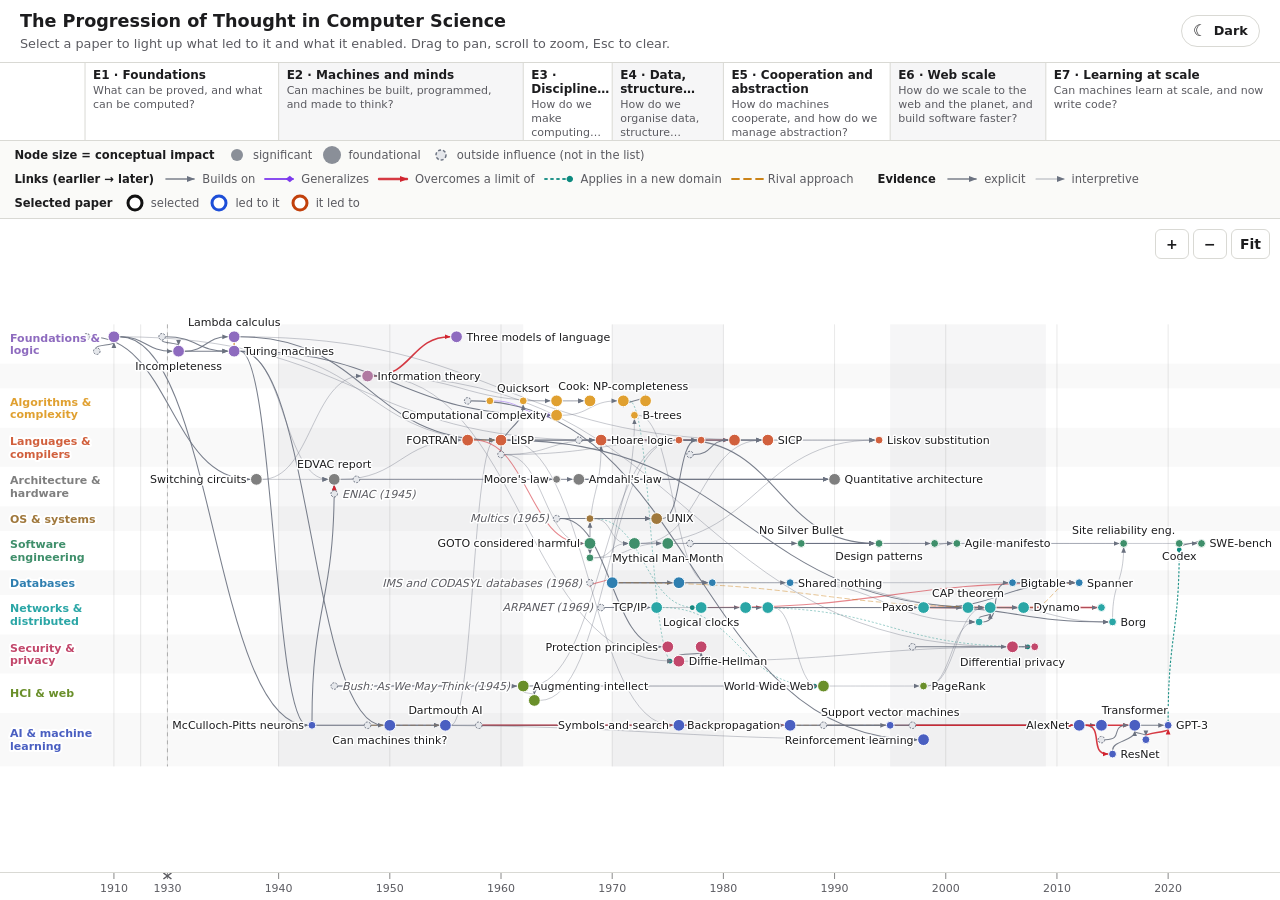
<file: index.html>
<!doctype html>
<html lang="en">
<head>
  <meta charset="utf-8">
  <meta name="viewport" content="width=device-width, initial-scale=1">
  <title>CS Seminal Papers Explorer</title>
  <!-- Set the theme before first paint so the page never flashes the wrong one. Keep in sync with js/theme.js. -->
  <script>
    try {
      var t = localStorage.getItem('cs-theme');
      if (t !== 'light' && t !== 'dark') t = matchMedia('(prefers-color-scheme: dark)').matches ? 'dark' : 'light';
      document.documentElement.dataset.theme = t;
    } catch (e) { /* storage blocked: js/theme.js still applies a theme */ }
  </script>
  <link rel="stylesheet" href="css/styles.css">
</head>
<body>
  <header class="app-header">
    <div>
      <h1>The Progression of Thought in Computer Science</h1>
      <p class="howto">Select a paper to light up what led to it and what it enabled. Drag to pan, scroll to zoom, Esc to clear.</p>
    </div>
    <button id="theme-toggle" class="theme-toggle" type="button"></button>
  </header>

  <div id="error" class="error" role="alert" hidden></div>

  <main class="app-main">
    <section id="canvas" class="canvas" aria-label="Timeline of papers"></section>
    <aside id="panel" class="panel" aria-label="Paper details" hidden></aside>
  </main>

  <script src="vendor/d3.min.js"></script>
  <script type="module" src="js/main.js"></script>
</body>
</html>
</file>
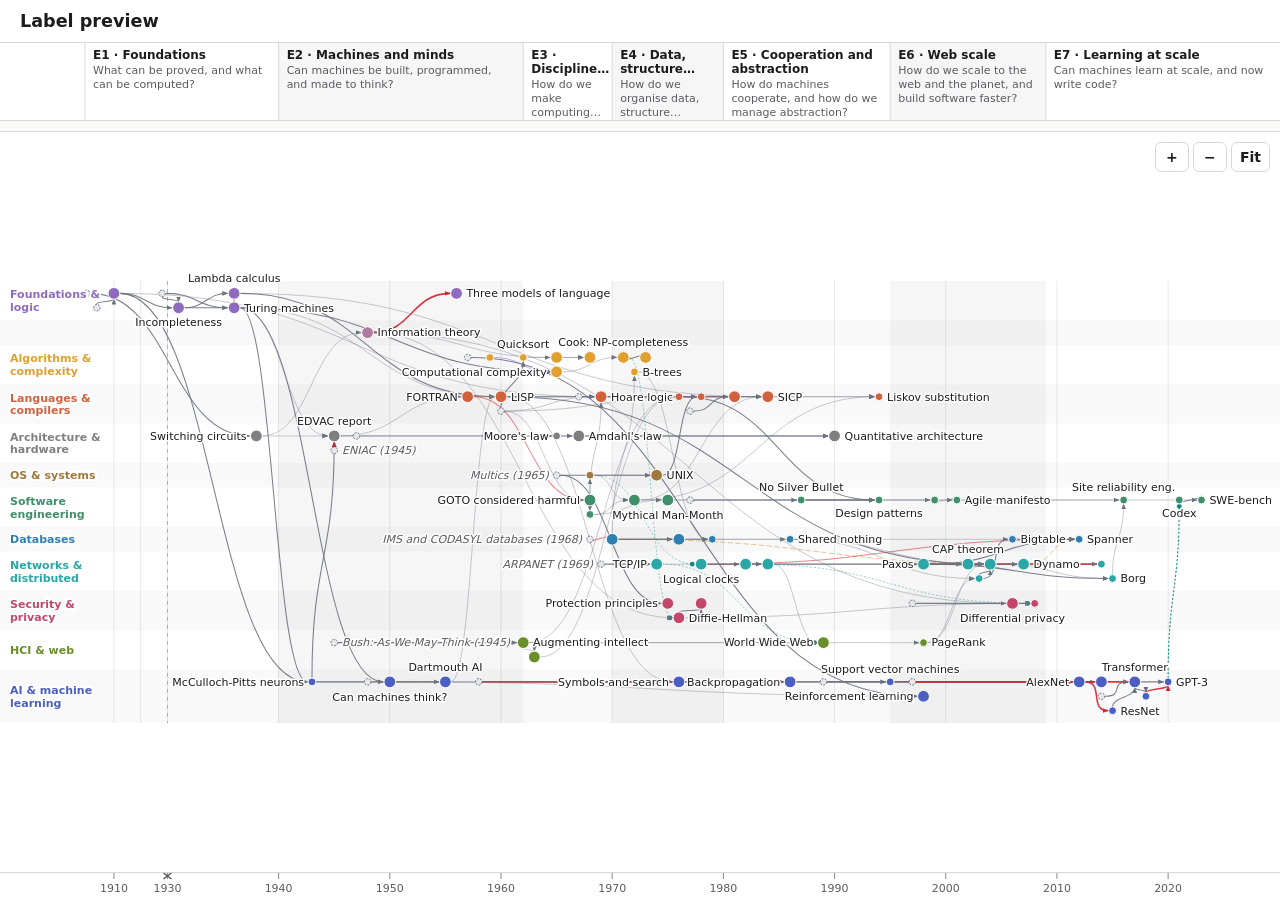
<file: tests/labels-preview.html>
<!doctype html>
<html lang="en">
<head>
<meta charset="utf-8">
<title>Label preview (not a test)</title>
<link rel="stylesheet" href="../css/styles.css">
</head>
<body>
<!--
  A look at the canvas with the real 79 papers, or with 42 stand-in papers added (about 121),
  to judge label legibility before any new paper is written.
    labels-preview.html                  the real 79 papers
    labels-preview.html?stubs=1          79 + 42 stand-ins
    &zoom=N                              zoom in N wheel steps (each doubles) at the middle of the view
    &sel=CS075                           select a paper
-->
<header class="app-header"><div><h1>Label preview</h1></div></header>
<main class="app-main"><section id="canvas" class="canvas"></section></main>
<script src="../vendor/d3.min.js"></script>
<script type="module">
import { loadAll } from '../js/data.js';
import { createGraph } from '../js/graph.js';
import { withStubs } from './stub-data.js';

const q = new URLSearchParams(location.search);
let data = await loadAll();
if (q.get('stubs')) data = withStubs(data);
const canvas = document.getElementById('canvas');
const graph = createGraph(canvas, data, { animate: false });
window.__graph = graph;
const steps = Number(q.get('zoom') || 0);
const svg = canvas.querySelector('.main-svg');
for (let i = 0; i < steps; i++) {
  const r = svg.getBoundingClientRect();
  svg.dispatchEvent(new WheelEvent('wheel', { deltaY: -500, clientX: r.left + r.width * (Number(q.get('fx') || 0.5)), clientY: r.top + r.height * (Number(q.get('fy') || 0.5)), bubbles: true, cancelable: true }));
}
if (q.get('sel')) graph.select(q.get('sel'));

// For headless checks: how many dots are in view, and how many of them carry a label.
const view = canvas.querySelector('.stage').getBoundingClientRect();
const inView = (r) => r.left >= view.left && r.right <= view.right && r.top >= view.top && r.bottom <= view.bottom;
const dots = [...canvas.querySelectorAll('.node:not(.ghost) circle')].filter((c) => inView(c.getBoundingClientRect())).length;
const named = [...canvas.querySelectorAll('.labels .label:not(.ghost)')].filter((t) => t.style.display !== 'none' && inView(t.getBoundingClientRect())).length;
const onDots = [...canvas.querySelectorAll('.node.on circle')].filter((c) => inView(c.getBoundingClientRect())).length;
const onNamed = [...canvas.querySelectorAll('.labels .label.on')].filter((t) => t.style.display !== 'none' && inView(t.getBoundingClientRect())).length;
document.title = `papers in view ${dots}, labelled ${named}` + (q.get('sel') ? `; lineage in view ${onDots}, lineage labelled ${onNamed}` : '');
</script>
</body>
</html>
</file>
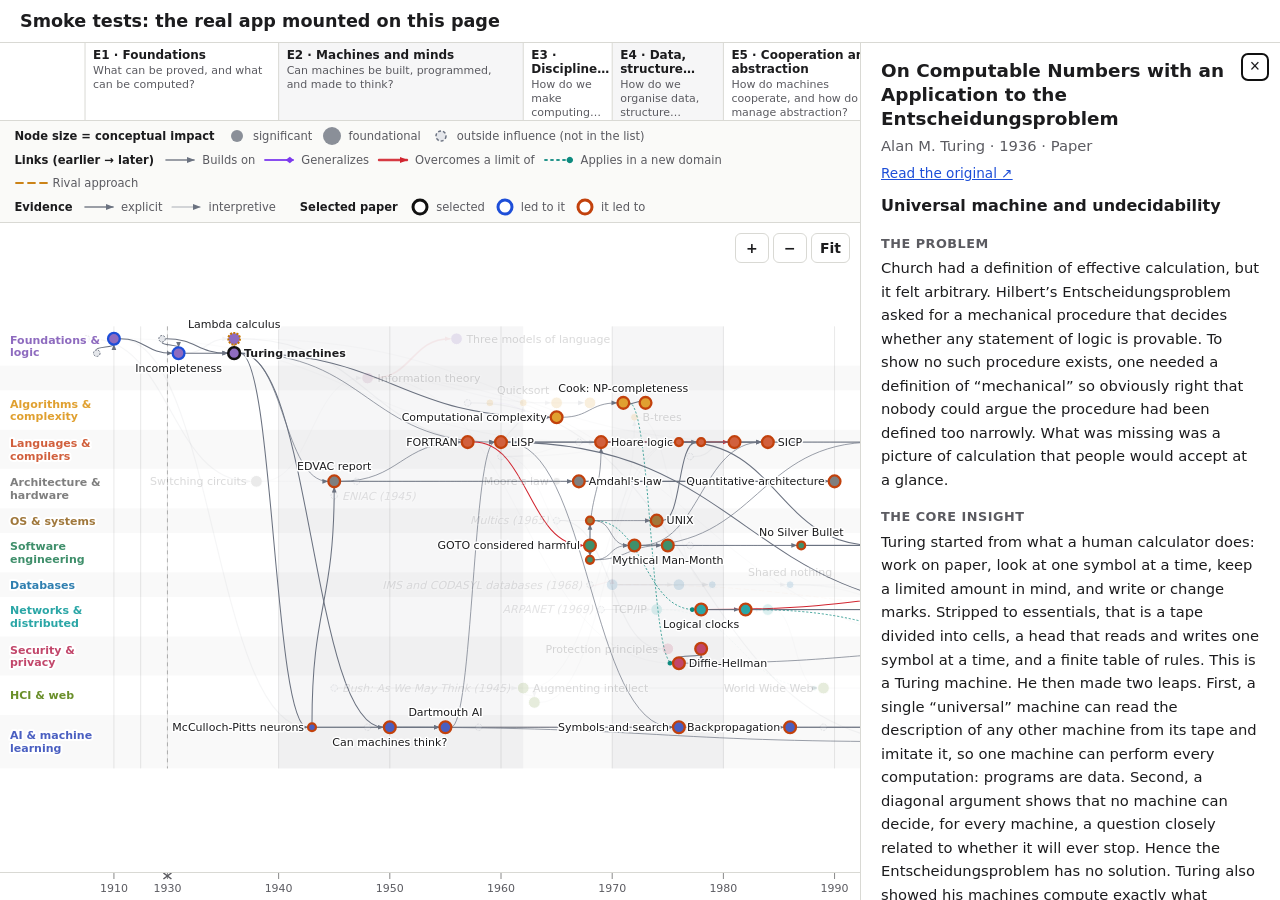
<file: tests/smoke.html>
<!doctype html>
<html lang="en">
<head>
  <meta charset="utf-8">
  <title>Smoke tests</title>
  <link rel="stylesheet" href="../css/styles.css">
  <!-- Results are written to #report (hidden) and to the title, so the page keeps the app's full-window layout. -->
</head>
<body>
  <header class="app-header"><h1>Smoke tests: the real app mounted on this page</h1></header>
  <div id="error" class="error" role="alert" hidden></div>
  <main class="app-main">
    <section id="canvas" class="canvas"></section>
    <aside id="panel" class="panel" hidden></aside>
  </main>
  <pre id="report" hidden></pre>

  <script src="../vendor/d3.min.js"></script>
  <script type="module">
import { start } from '../js/app.js';
import { createGraph } from '../js/graph.js';
import { withStubs, STUB_COUNT } from './stub-data.js';
import { createPanel } from '../js/panel.js';
import { mountWidget, widgetStats } from '../js/widgets/index.js';
import { mount as mountStepper } from '../js/widgets/stepper.js';
import { buildIndex, ancestors, descendants, rivals } from '../js/traverse.js';

const canvasEl = document.getElementById('canvas');
const panelEl = document.getElementById('panel');
const errorEl = document.getElementById('error');
const d = document, w = window;

const results = [];
const sleep = (ms) => new Promise((r) => setTimeout(r, ms));
let app = null;

/** Fresh mount of the real app, as if the page had just loaded with this hash. */
async function mount(hash = '') {
  app?.destroy();
  panelEl.hidden = true; panelEl.textContent = '';
  history.replaceState(null, '', location.pathname + hash);
  app = await start({ canvasEl, panelEl, errorEl, animate: false }); // deterministic: headless browsers deliver animation frames erratically
  await sleep(800); // let any focus transition finish
  return app;
}
async function check(name, fn) {
  try { await fn(); results.push({ name, ok: true }); }
  catch (e) { results.push({ name, ok: false, msg: e.message }); }
}
const assert = (c, m) => { if (!c) throw new Error(m || 'assertion failed'); };
const ids = (cls) => [...d.querySelectorAll(`.node.${cls}`)].map((n) => n.dataset.id).sort();
const worldT = () => d.querySelector('.world').getAttribute('transform');
const scaleOf = () => Number(/scale\(([\d.eE+-]+)\)/.exec(worldT())[1]);
const transOf = () => /translate\(([\d.eE+-]+),\s*([\d.eE+-]+)\)/.exec(worldT()).slice(1).map(Number);
const click = (el) => el.dispatchEvent(new MouseEvent('click', { bubbles: true, cancelable: true, view: w }));
const node = (id) => d.querySelector(`.node[data-id="${id}"]`);
const btn = (t) => [...d.querySelectorAll('.zoom-controls button')].find((b) => b.textContent === t);
const wheel = (dy, n = 1) => { for (let i = 0; i < n; i++) d.querySelector('.main-svg').dispatchEvent(new WheelEvent('wheel', { deltaY: dy, clientX: 500, clientY: 400, bubbles: true, cancelable: true })); };
const esc = () => d.dispatchEvent(new KeyboardEvent('keydown', { key: 'Escape', bubbles: true }));

/* ---- node labels (drawn in screen space; js/labels.js decides which fit) ---- */
const shownLabels = () => [...d.querySelectorAll('.labels .label')].filter((t) => t.style.display !== 'none');
const paperLabels = () => shownLabels().filter((t) => !t.classList.contains('ghost'));
const labelOf = (id) => d.querySelector(`.labels .label[data-id="${id}"]`);
const stageBox = () => d.querySelector('.stage').getBoundingClientRect();
const boxesOverlap = (a, b, pad = 0) => a.left < b.right + pad && b.left < a.right + pad && a.top < b.bottom + pad && b.top < a.bottom + pad;
const inViewBox = (r, st) => r.left >= st.left + 111 && r.right <= st.right && r.top >= st.top && r.bottom <= st.bottom;
const papersInView = () => { const st = stageBox(); return [...d.querySelectorAll('.node:not(.ghost)')].filter((g) => inViewBox(g.querySelector('circle').getBoundingClientRect(), st)); };
/** Everything wrong with the labels now drawn, worked out from the page itself (not from labels.js). */
function labelProblems({ mayCover = [] } = {}) { // mayCover: ids whose label is allowed to cover a dot (hovered or selected: they are always named)
  const st = stageBox(), out = [];
  const dots = [...d.querySelectorAll('.node')].map((g) => ({ id: g.dataset.id, r: g.querySelector('circle').getBoundingClientRect() }));
  const ls = shownLabels().map((t) => ({ id: t.dataset.id, r: t.getBoundingClientRect() }));
  for (const a of ls) {
    if (a.r.left < st.left + 111 || a.r.right > st.right + 1 || a.r.top < st.top - 1 || a.r.bottom > st.bottom + 1) out.push(`${a.id} leaves the stage or sits under the lane names`);
    for (const dot of dots) if (dot.id !== a.id && !mayCover.includes(a.id) && boxesOverlap(a.r, dot.r, -1)) out.push(`${a.id} covers the dot of ${dot.id}`);
  }
  for (let i = 0; i < ls.length; i++) for (let j = i + 1; j < ls.length; j++) if (boxesOverlap(ls[i].r, ls[j].r, -1)) out.push(`${ls[i].id} overlaps ${ls[j].id}`);
  return out;
}
const namedShareInView = () => { const inView = new Set(papersInView().map((g) => g.dataset.id)); return paperLabels().filter((t) => inView.has(t.dataset.id)).length / Math.max(1, inView.size); };

await mount();

/** Expected lineage for a node, computed from the loaded edges (so tests survive data changes). */
const expected = (id) => {
  const ix = buildIndex(app.data.edges);
  return {
    anc: [...ancestors(ix, id)].sort().join(), desc: [...descendants(ix, id)].sort().join(),
    rival: [...rivals(app.data.edges, id)].sort().join(),
  };
};

await check('initial: one node per paper and ghost, one path per edge, nothing selected, no error', async () => {
  assert(app, 'app failed to start');
  const want = app.data.papers.length + app.data.ghosts.length;
  assert(d.querySelectorAll('.node').length === want, `nodes=${d.querySelectorAll('.node').length} want ${want}`);
  assert(d.querySelectorAll('.node.ghost').length === app.data.ghosts.length && app.data.ghosts.length >= 5, 'ghost nodes');
  assert(d.querySelectorAll('.edge').length === app.data.edges.length, `edges=${d.querySelectorAll('.edge').length}`);
  assert(!d.querySelector('.main-svg').classList.contains('has-sel'));
  assert(panelEl.hidden && errorEl.hidden);
});

await check('initial: era bands in header, 12 lane labels, 4 legend groups', async () => {
  assert(d.querySelectorAll('.era-header .era-band').length >= 6, 'era bands');
  assert(d.querySelectorAll('.lane-label').length === 12, 'lane labels');
  assert(d.querySelectorAll('.legend-group').length === 4, 'legend groups');
});

await check('initial fit: whole world inside the view, scale sensible', async () => {
  const [tx, ty] = transOf();
  assert(tx >= 0 && ty >= 0 && scaleOf() > 0.3 && scaleOf() < 1.2, `${worldT()}`);
});

await check('click node: selects, highlights ancestry/descendants/rival, opens panel, writes hash', async () => {
  click(node('CS004'));
  await sleep(600);
  const ex = expected('CS004');
  assert(ids('sel').join() === 'CS004', 'sel ' + ids('sel'));
  assert(ids('anc').join() === ex.anc && ex.anc.includes('CS001') && ex.anc.includes('G002'), `anc ${ids('anc')} want ${ex.anc}`);
  assert(ids('desc').join() === ex.desc && ex.desc.includes('CS007') && ex.desc.includes('CS014'), `desc ${ids('desc')} want ${ex.desc}`);
  assert(ids('rival').join() === ex.rival && ex.rival === 'CS003', `rival ${ids('rival')} want ${ex.rival}`);
  assert(d.querySelector('.main-svg').classList.contains('has-sel'));
  assert(!panelEl.hidden && panelEl.querySelector('h2').textContent.includes('Computable Numbers'));
  assert(location.hash === '#CS004', 'hash ' + location.hash);
});

await check('related edges are marked "on"; unrelated are not', async () => {
  const on = d.querySelectorAll('.edge.on').length;
  assert(on >= 5 && on < app.data.edges.length, `on edges=${on} of ${app.data.edges.length}`);
});

await check('panel: source link is http(s), new tab, noopener', async () => {
  const a = panelEl.querySelector('a');
  assert(a && /^https?:\/\//.test(a.href) && a.rel.includes('noopener') && a.target === '_blank');
});

await check('selecting another node switches the highlight', async () => {
  click(node('CS075'));
  await sleep(500);
  const ex = expected('CS075');
  assert(ids('sel').join() === 'CS075' && ids('desc').join() === ex.desc && ex.desc.includes('CS077'), `desc ${ids('desc')} want ${ex.desc}`);
  assert(ids('anc').join() === ex.anc && location.hash === '#CS075');
});

await check('Escape clears selection, hides panel, clears hash', async () => {
  esc(); await sleep(300);
  assert(!d.querySelector('.main-svg').classList.contains('has-sel') && panelEl.hidden && location.hash === '', 'hash ' + location.hash);
});

await check('clicking blank canvas clears selection', async () => {
  click(node('CS001')); await sleep(300);
  assert(ids('sel').length === 1);
  click(d.querySelector('.main-svg rect.bg')); await sleep(200);
  assert(ids('sel').length === 0 && panelEl.hidden);
});

await check('panel close button clears selection', async () => {
  click(node('CS027')); await sleep(300);
  click(panelEl.querySelector('.panel-close')); await sleep(200);
  assert(ids('sel').length === 0 && panelEl.hidden);
});

await check('keyboard: Enter on a focused node selects it; nodes are focusable', async () => {
  const n = node('CS013');
  assert(n.getAttribute('tabindex') === '0' && n.getAttribute('role') === 'button');
  n.dispatchEvent(new KeyboardEvent('keydown', { key: 'Enter', bubbles: true }));
  await sleep(300);
  assert(ids('sel').join() === 'CS013');
  esc(); await sleep(200);
});

await check('wheel zoom in/out changes scale and respects limits', async () => {
  const k0 = scaleOf();
  wheel(-400); await sleep(150);
  const k1 = scaleOf();
  assert(k1 > k0, `zoom in ${k0} -> ${k1}`);
  wheel(600, 60); await sleep(150);
  const k2 = scaleOf();
  assert(k2 < k1 && k2 >= 0.1, `zoom-out clamp ${k2}`);
  wheel(-600, 100); await sleep(150);
  assert(scaleOf() <= 3.0001, `max clamp ${scaleOf()}`);
});

await check('Fit button returns to the fitted view (animated)', async () => {
  wheel(-500, 5); await sleep(150);
  const kZoomed = scaleOf();
  click(btn('Fit')); await sleep(900);
  const [tx, ty] = transOf();
  assert(scaleOf() < kZoomed && tx === 0 && ty >= 0, `after fit ${worldT()} (was k=${kZoomed})`);
  assert(paperLabels().length >= 30 && labelProblems().length === 0, `labels at fit: ${paperLabels().length} drawn; ${labelProblems().slice(0, 2)}`);
});

await check('zoom + button increases scale; − decreases it', async () => {
  const k0 = scaleOf();
  click(btn('+')); await sleep(700);
  const k1 = scaleOf();
  assert(k1 > k0, `+ ${k0} -> ${k1}`);
  click(btn('−')); await sleep(700);
  assert(scaleOf() < k1, `− ${k1} -> ${scaleOf()}`);
});

await check('drag pans the view when zoomed in, never past the world edge', async () => {
  click(btn('Fit')); await sleep(900);
  wheel(-500, 6); await sleep(200);
  const svg = d.querySelector('.main-svg');
  const [x0] = transOf();
  const ev = (type, x, y, target) => target.dispatchEvent(new MouseEvent(type, { clientX: x, clientY: y, buttons: 1, bubbles: true, cancelable: true, view: w }));
  ev('mousedown', 400, 400, svg); ev('mousemove', 300, 400, w); ev('mousemove', 200, 400, w); ev('mouseup', 200, 400, w);
  await sleep(200);
  const [x1] = transOf();
  assert(x1 < x0, `pan ${x0} -> ${x1}`);
  ev('mousedown', 400, 400, svg); ev('mousemove', 9000, 400, w); ev('mouseup', 9000, 400, w);
  await sleep(200);
  assert(transOf()[0] <= 0.5, `must not pan right past the world start (tx=${transOf()[0]})`); // d3's clamp can leave ~1e-13 of float noise
});

/* ---------- node labels: screen space, chosen by importance ---------- */
await mount();

await check('labels: at fit, most papers are named at a fixed readable size, none overlapping, covering a dot, or under the lane names', async () => {
  const named = paperLabels();
  assert(named.length / app.data.papers.length >= 0.5, `${named.length} of ${app.data.papers.length} papers named`);
  assert(named.every((t) => getComputedStyle(t).fontSize === '11px'), 'labels are 11px at fit zoom');
  const problems = labelProblems();
  assert(problems.length === 0, problems.slice(0, 4).join('; '));
  assert(shownLabels().every((t) => ['start', 'end', 'middle'].includes(t.getAttribute('text-anchor'))), 'every drawn label has a placement');
  assert(d.querySelector('.labels').getAttribute('aria-hidden') === 'true' && [...d.querySelectorAll('.node:not(.ghost)')].every((g) => g.getAttribute('aria-label')), 'dots are named for assistive tech; the visual labels are hidden from it');
});

await check('labels: zooming in names a larger share of what is in view, still at 11px; zooming right out still draws clean labels', async () => {
  const before = namedShareInView();
  wheel(-500, 2); await sleep(300);
  assert(scaleOf() > 1.5, `zoomed in: ${scaleOf()}`);
  const after = namedShareInView();
  assert(after >= before && after >= 0.75, `share named in view: fit ${before.toFixed(2)} -> zoomed ${after.toFixed(2)}`);
  assert(paperLabels().every((t) => getComputedStyle(t).fontSize === '11px') && labelProblems().length === 0, 'same size, still clean: ' + labelProblems().slice(0, 2));
  wheel(900, 4); await sleep(300);
  assert(paperLabels().length > 0 && labelProblems().length === 0 && paperLabels().every((t) => getComputedStyle(t).fontSize === '11px'), `zoomed right out (k=${scaleOf().toFixed(2)}): ${paperLabels().length} drawn; ${labelProblems().slice(0, 2)}`);
  click(btn('Fit')); await sleep(500);
});

await check('labels: selecting a paper names its lineage first, bolds the selected paper, mirrors the node highlight and dims the rest', async () => {
  await mount();
  click(node('CS075')); await sleep(700);
  const sel = d.querySelector('.labels .label.sel');
  assert(sel && sel.dataset.id === 'CS075' && sel.style.display !== 'none' && Number(getComputedStyle(sel).fontWeight) >= 700, 'the selected paper is named, in bold');
  assert(ids('on').join() === [...d.querySelectorAll('.labels .label.on')].map((t) => t.dataset.id).sort().join(), 'a node and its label always carry the same highlight');
  const st = stageBox();
  const lineage = [...d.querySelectorAll('.node.on')].filter((g) => inViewBox(g.querySelector('circle').getBoundingClientRect(), st));
  const named = lineage.filter((g) => labelOf(g.dataset.id).style.display !== 'none').length;
  assert(lineage.length >= 10 && named / lineage.length >= 0.6, `${named} of ${lineage.length} lineage papers in view are named`);
  assert(shownLabels().filter((t) => !t.classList.contains('on')).every((t) => Number(getComputedStyle(t).opacity) < 0.5), 'labels outside the lineage are dimmed');
  assert(labelProblems({ mayCover: ['CS075'] }).length === 0, labelProblems({ mayCover: ['CS075'] }).slice(0, 3).join('; '));
  // Labels are offered to the layout in this order: the selected paper, then every paper in its lineage, then the rest.
  const lineageIds = new Set(ids('on')), order = app.graph.labelOrder();
  assert(order[0] === 'CS075' && order.slice(0, lineageIds.size).every((id) => lineageIds.has(id)), `lineage first: ${order.slice(0, 5)}`);
  esc(); await sleep(400);
  assert(app.graph.labelOrder()[0] !== 'CS075' && !app.graph.labelOrder().slice(0, 3).every((id) => lineageIds.has(id)), 'after clearing, the order is back to importance');
  assert(!d.querySelector('.labels .label.on') && !d.querySelector('.labels .label.sel'), 'clearing the selection clears the label highlight');
});

await check('labels: hovering or keyboard-focusing a dot names it even when there was no room, and leaving hides it again', async () => {
  await mount();
  const dot = [...d.querySelectorAll('.node:not(.ghost)')].find((g) => labelOf(g.dataset.id).style.display === 'none');
  assert(dot, 'at fit some papers have no label yet');
  const lab = labelOf(dot.dataset.id);
  dot.dispatchEvent(new MouseEvent('mouseenter'));
  assert(app.graph.labelOrder()[0] === dot.dataset.id, 'the hovered paper is offered first');
  // The hovered label is always shown; it may cover a neighbouring dot, but never another label, and it stays in view.
  assert(lab.style.display !== 'none' && labelProblems({ mayCover: [dot.dataset.id] }).length === 0, 'hover shows the label: ' + labelProblems({ mayCover: [dot.dataset.id] }).slice(0, 2));
  dot.dispatchEvent(new MouseEvent('mouseleave'));
  assert(lab.style.display === 'none', 'leaving hides it again');
  dot.dispatchEvent(new Event('focus'));
  assert(lab.style.display !== 'none', 'keyboard focus shows it');
  dot.dispatchEvent(new Event('blur'));
  assert(lab.style.display === 'none', 'blur hides it again');
});

await check('labels: with 42 stand-in papers added (about 121), the map still fits and a useful share is named, cleanly', async () => {
  app.destroy();
  const g = createGraph(canvasEl, withStubs(app.data), { animate: false });
  await sleep(700);
  try {
    assert(d.querySelectorAll('.node:not(.ghost)').length === 79 + STUB_COUNT, 'all 121 papers are drawn');
    assert(scaleOf() > 0.5, `the whole map fits at a usable scale (${scaleOf().toFixed(2)})`);
    const named = paperLabels().length;
    assert(named / (79 + STUB_COUNT) >= 0.5, `${named} of ${79 + STUB_COUNT} named at fit`);
    assert(labelProblems().length === 0, labelProblems().slice(0, 3).join('; '));
  } finally { g.destroy(); }
});

/* ---------- the explanation panel (M2) ---------- */
await mount();
const SECTIONS = ['The problem', 'The core insight', 'An analogy', 'What it unlocked', 'What it left open'];
const h3s = () => [...panelEl.querySelectorAll('h3')].map((x) => x.textContent);
const select = async (id) => { click(node(id)); await sleep(250); };

await check('authored paper: all five sections, diagram with alt text, one-line summary, source link', async () => {
  await select('CS004');
  for (const s of SECTIONS) assert(h3s().includes(s), `missing section "${s}" in ${h3s()}`);
  const img = panelEl.querySelector('img.diagram');
  assert(img && img.alt.length > 20 && img.src.endsWith('diagrams/CS004.svg'), 'diagram + alt');
  assert(panelEl.querySelector('.one-line').textContent.length > 5);
  assert(panelEl.querySelector('.source a'));
  assert(!panelEl.querySelector('.placeholder-note'), 'authored paper must not show the placeholder note');
});

await check('link lists: drew-on / led-to / rival groups match the edges, each with reason and evidence badge', async () => {
  const E = app.data.edges;
  const nonRival = (e) => e.type !== 'rival';
  const want = {
    'What this paper drew on': E.filter((e) => e.to === 'CS004' && nonRival(e)).length,
    'What it led to': E.filter((e) => e.from === 'CS004' && nonRival(e)).length,
    'Rival approaches': E.filter((e) => e.type === 'rival' && (e.from === 'CS004' || e.to === 'CS004')).length,
  };
  for (const [title, n] of Object.entries(want)) {
    const sec = [...panelEl.querySelectorAll('section.links')].find((s) => s.querySelector('h3').textContent === title);
    assert(sec, `no "${title}" group`);
    assert(sec.querySelectorAll('li.link-item').length === n, `${title}: ${sec.querySelectorAll('li.link-item').length} items, want ${n}`);
  }
  for (const li of panelEl.querySelectorAll('li.link-item')) {
    assert(li.querySelector('.link-why').textContent.length > 20, 'reason text');
    assert(/^(explicit|interpretive)$/.test(li.querySelector('.badge').textContent), 'evidence badge');
  }
});

await check('ghost entries in the link list are described but not clickable', async () => {
  const ghostItem = panelEl.querySelector('li.link-item.ghost');
  assert(ghostItem, 'CS004 should list the Hilbert ghost');
  assert(!ghostItem.querySelector('button') && ghostItem.querySelector('.link-blurb').textContent.length > 20);
  assert(ghostItem.textContent.includes('outside the list'));
});

await check('clicking a linked paper selects it, opens its panel and updates the hash', async () => {
  const before = location.hash;
  click(panelEl.querySelector('button[data-goto="CS002"]'));
  await sleep(300);
  assert(ids('sel').join() === 'CS002', 'sel ' + ids('sel'));
  assert(panelEl.querySelector('h2').textContent.includes('Undecidable') && location.hash === '#CS002' && before === '#CS004');
});

await check('a paper with no explanation yet shows the provisional note and no diagram', async () => {
  // A synthetic model, so this keeps working however many real papers have been authored.
  const host = d.createElement('aside'); d.body.appendChild(host);
  const p = createPanel(host, {});
  const paper = app.data.papers[0];
  p.show({ paper, explanation: null, groups: { drewOn: [], ledTo: [], rivals: [] } });
  assert(host.querySelector('.placeholder-note') && !host.querySelector('img.diagram'), 'provisional note, no diagram');
  assert([...host.querySelectorAll('h3')].map((x) => x.textContent).includes('Central idea'));
  assert([...host.childNodes].every((n) => n.nodeType === 1), 'no stray text nodes');
  host.remove();
});

await check('every authored paper renders all sections, a diagram, and at least one link', async () => {
  for (const id of Object.keys(app.data.explanations)) {
    await select(id);
    assert(panelEl.querySelector('h2').textContent.length > 3, `${id}: title`);
    for (const s of SECTIONS) assert(h3s().includes(s), `${id}: missing "${s}"`);
    assert(panelEl.querySelector('img.diagram'), `${id}: diagram`);
    assert(panelEl.querySelectorAll('li.link-item').length >= 1, `${id}: links`);
  }
});

await check('no panel, for any of the 79 papers, contains stray text such as "null" or "undefined"', async () => {
  // Regression: empty optional parts (e.g. no rival links) used to print the literal text "null".
  const bad = [];
  for (const p of app.data.papers) {
    click(node(p.id));
    await sleep(15);
    const loose = [...panelEl.childNodes].filter((n) => n.nodeType !== 1);
    if (loose.length) bad.push(`${p.id}: loose text node ${JSON.stringify(loose[0].textContent)}`);
    // A bug shows up as a text node or element that is *only* the word, or as an object/template leak.
    // (The word "undefined" can appear legitimately in prose, e.g. about C's undefined behaviour.)
    const walker = d.createTreeWalker(panelEl, NodeFilter.SHOW_TEXT);
    for (let t = walker.nextNode(); t; t = walker.nextNode()) {
      const v = t.textContent.trim();
      if (/^(null|undefined|NaN)$/.test(v)) bad.push(`${p.id}: stray text "${v}"`);
    }
    const leak = panelEl.textContent.match(/\[object \w+\]|\$\{|undefined undefined|null null/);
    if (leak) bad.push(`${p.id}: leaked "${leak[0]}"`);
  }
  assert(bad.length === 0, `${bad.length} problem(s): ${bad.slice(0, 4).join(' | ')}`);
});

await check('every authored diagram actually loads in the browser (no broken images)', async () => {
  for (const id of Object.keys(app.data.explanations)) {
    await select(id);
    const img = panelEl.querySelector('img.diagram');
    await new Promise((r) => { if (img.complete) r(); else { img.onload = r; img.onerror = r; } });
    assert(img.complete && img.naturalWidth > 0, `${id}: ${img.src} did not load`);
  }
});

await check('ghost nodes: not selectable, no focus stop, tooltip explains them', async () => {
  esc(); await sleep(200);
  const g = node('G001');
  click(g); await sleep(200);
  assert(ids('sel').length === 0 && panelEl.hidden, 'ghost must not be selectable');
  assert(!g.hasAttribute('tabindex') && !g.hasAttribute('role'), 'ghost is not a focus stop or button');
  assert(g.querySelector('title').textContent.includes('Boole') && g.querySelector('title').textContent.includes('outside the list'));
});

await check('ghost ancestors light up when a paper is selected', async () => {
  await select('CS004');
  assert(node('G002').classList.contains('anc') && node('G003').classList.contains('anc'), 'G002/G003 should be ancestors');
  assert(!node('G004').classList.contains('anc') && node('G004').classList.contains('ghost'));
  esc(); await sleep(200);
});

await check('panel safety: hostile text is not interpreted as HTML; non-http source links are not rendered', async () => {
  const host = d.createElement('aside'); d.body.appendChild(host);
  const p = createPanel(host, {});
  const evil = '<img src=x onerror="window.__pwned=1"><script>window.__pwned=2<\/script>';
  p.show({
    paper: { id: 'X', title: evil, authors: evil, year: 1, work_type: evil, primary_field: evil, conceptual_impact_1_3: 1,
      practice_impact_1_3: 1, inclusion_tier: 't', source_url: 'javascript:window.__pwned=3', tags: [evil], curatorial_note: evil },
    explanation: { problem: evil, insight: evil, analogy: evil, unlocked: evil, left_open: evil, diagram: '', diagram_alt: evil },
    groups: { drewOn: [{ edge: { type: 'builds_on', evidence: 'explicit', why: evil }, other: { id: 'Y', title: evil, year: 2, ghost: false } }], ledTo: [], rivals: [] },
  });
  await sleep(300);
  assert(!host.querySelector('img') && !host.querySelector('script'), 'markup must stay text');
  assert(!host.querySelector('a'), 'javascript: link must not be rendered');
  assert(!w.__pwned, 'injected code ran: ' + w.__pwned);
  assert(host.textContent.includes('<img src=x'), 'text should be shown literally');
  host.remove();
});

await check('a missing diagram falls back to a message instead of a broken image', async () => {
  const host = d.createElement('aside'); d.body.appendChild(host);
  const p = createPanel(host, {});
  p.show({ paper: { id: 'X', title: 't', authors: 'a', year: 1, work_type: 'w', primary_field: 'f', conceptual_impact_1_3: 1, practice_impact_1_3: 1, inclusion_tier: 't' },
    explanation: { problem: 'p', insight: 'i', analogy: 'a', unlocked: 'u', left_open: 'l', diagram: 'diagrams/does-not-exist.svg', diagram_alt: 'x' },
    groups: { drewOn: [], ledTo: [], rivals: [] } });
  await sleep(600);
  assert(host.querySelector('.diagram-missing') && !host.querySelector('img.diagram'), 'fallback not shown');
  host.remove();
});

/* ---------- interactive widgets (M4): the Turing stepper ---------- */
await mount();
const wq = (sel) => panelEl.querySelector(sel);
const wbtn = (re) => [...panelEl.querySelectorAll('.widget-controls button')].find((b) => re.test(b.textContent));
const counter = () => wq('.widget-counter')?.textContent;
const tapeDigits = () => [...panelEl.querySelectorAll('.tm-sym:not(.blank)')].map((n) => n.textContent).join('');
const selectWidgetPaper = async (id = 'CS004') => { click(node(id)); await sleep(30); await app.panel.widget.ready; };
const stats0 = widgetStats();

await check('widget: the Turing panel mounts a stepper with input, controls, tape and rule table', async () => {
  await selectWidgetPaper();
  assert(wq('.widget-section h3')?.textContent === 'Try it', 'Try it heading');
  assert(wq('.widget.stepper') && wq('.tm-tape') && panelEl.querySelectorAll('.tm-rules tbody tr').length === 3, 'tape + 3 rules');
  assert(wq('.widget-inputs input').value === '1011' && wbtn(/Reset/) && wbtn(/Back/) && wbtn(/Play/) && wbtn(/Step/));
  assert(counter() === 'Step 0 of 3' && wbtn(/Back/).disabled && wbtn(/Reset/).disabled && !wbtn(/Step/).disabled);
  assert(/Start in state/.test(wq('.widget-status').textContent) && tapeDigits() === '1011');
  assert(wq('.widget-caption').textContent.length > 40, 'caption present');
  assert(wq('.tm-tape').getAttribute('role') === 'img' && wq('.tm-tape').getAttribute('aria-label').includes('State carry'), 'tape is described for assistive tech');
});

await check('widget: stepping reaches Halted with 1011 + 1 = 1100; Back and Reset work', async () => {
  click(wbtn(/Step/)); click(wbtn(/Step/)); click(wbtn(/Step/));
  assert(counter() === 'Step 3 of 3' && /Halted\. 1011 \(11\) \+ 1 = 1100 \(12\)\./.test(wq('.widget-status').textContent), wq('.widget-status').textContent);
  assert(tapeDigits() === '1100' && wbtn(/Step/).disabled && /Replay/.test(wbtn(/Play|Replay/).textContent));
  click(wbtn(/Back/));
  // Hand-computed: the 1011 run goes 1011 -> 1010 -> 1000 -> 1100, so one step back from the end shows 1000.
  assert(counter() === 'Step 2 of 3' && !wbtn(/Step/).disabled && tapeDigits() === '1000', `back: ${counter()} ${tapeDigits()}`);
  click(wbtn(/Reset/));
  assert(counter() === 'Step 0 of 3' && tapeDigits() === '1011', 'reset returns to the start');
});

await check('widget: the rule just applied is highlighted in the table', async () => {
  click(wbtn(/Step/));
  const active = panelEl.querySelectorAll('.tm-rules tr.active');
  assert(active.length === 1 && active[0].cells[0].textContent === 'carry' && active[0].cells[1].textContent === '1', 'first step applies carry/1');
  click(wbtn(/Reset/));
  assert(panelEl.querySelectorAll('.tm-rules tr.active').length === 0, 'no rule highlighted at the start');
});

await check('widget: editing the number and pressing Run rebuilds the run (111 -> 1000)', async () => {
  const input = wq('.widget-inputs input');
  input.value = '111';
  wq('.widget-inputs button[type=submit]').click();
  assert(counter() === 'Step 0 of 4' && tapeDigits() === '111', counter());
  for (let i = 0; i < 4; i++) click(wbtn(/Step/));
  assert(tapeDigits() === '1000' && /111 \(7\) \+ 1 = 1000 \(8\)/.test(wq('.widget-status').textContent), wq('.widget-status').textContent);
});

await check('widget: invalid input shows an error, marks the field, and keeps the previous run', async () => {
  const input = wq('.widget-inputs input');
  const before = counter();
  input.value = 'abc';
  wq('.widget-inputs button[type=submit]').click();
  const err = wq('.widget-input-error');
  assert(!err.hidden && /only the digits 0 and 1/.test(err.textContent) && input.getAttribute('aria-invalid') === 'true');
  assert(counter() === before, 'the run was not replaced');
  input.value = '1011';
  wq('.widget-inputs button[type=submit]').click();
  assert(err.hidden && !input.hasAttribute('aria-invalid') && counter() === 'Step 0 of 3', 'a valid value clears the error');
});

await check('widget: Play advances on its own, stops at the end, and leaves no timer behind', async () => {
  click(wbtn(/Play/));
  assert(/Pause/.test(wbtn(/Pause/)?.textContent || ''), 'button becomes Pause');
  assert(widgetStats().timers >= 1, 'a timer is pending while playing');
  await sleep(4000);
  assert(counter() === 'Step 3 of 3' && /Replay/.test(wbtn(/Replay/)?.textContent || ''), 'reached the end: ' + counter());
  assert(widgetStats().timers === stats0.timers, 'no timers pending after it finishes');
});

await check('widget: Pause stops playback; Replay restarts from the beginning', async () => {
  click(wbtn(/Replay/));
  await sleep(1100);
  click(wbtn(/Pause/));
  const at = counter();
  await sleep(2000);
  assert(counter() === at, 'paused: no further movement');
  assert(widgetStats().timers === stats0.timers, 'pausing clears the timer');
  click(wbtn(/Reset/));
});

await check('widget: arrow keys step forward and back (but not while typing in the field)', async () => {
  const root = wq('.widget.stepper');
  root.dispatchEvent(new KeyboardEvent('keydown', { key: 'ArrowRight', bubbles: true }));
  assert(counter() === 'Step 1 of 3', counter());
  root.dispatchEvent(new KeyboardEvent('keydown', { key: 'ArrowLeft', bubbles: true }));
  assert(counter() === 'Step 0 of 3');
  wq('.widget-inputs input').dispatchEvent(new KeyboardEvent('keydown', { key: 'ArrowRight', bubbles: true }));
  assert(counter() === 'Step 0 of 3', 'arrow keys in the text field do not step');
});

await check('widget: moving to another paper destroys the widget and its timers', async () => {
  click(wbtn(/Play/));
  assert(widgetStats().mounted === stats0.mounted + 1 && widgetStats().timers >= 1);
  click(node('CS005')); await sleep(30);
  assert(!wq('.widget') && !wq('.widget-section'), 'the widget is gone from the panel');
  assert(widgetStats().mounted === stats0.mounted && widgetStats().timers === stats0.timers, JSON.stringify(widgetStats()));
  await sleep(1500); // a leaked timer would fire now; nothing should throw or change
  assert(!wq('.widget'), 'nothing reappeared');
});

await check('widget: papers without a widget have no "Try it" section', async () => {
  click(node('CS001')); await sleep(30);
  assert(!wq('.widget-section') && ![...panelEl.querySelectorAll('h3')].some((h) => h.textContent === 'Try it'));
});

await check('widget: closing the panel (Esc) while playing leaves nothing running', async () => {
  await selectWidgetPaper();
  click(wbtn(/Play/));
  esc(); await sleep(50);
  assert(panelEl.hidden && widgetStats().mounted === stats0.mounted && widgetStats().timers === stats0.timers);
});

await check('widget: 40 rapid select/deselect cycles (some mid-load, some mid-play) leak nothing', async () => {
  for (let i = 0; i < 40; i++) {
    click(node('CS004'));                       // mounts (async load begins)
    if (i % 3 === 0) { await sleep(40); wbtn(/Play/)?.click(); }   // sometimes start playing
    click(node(i % 2 ? 'CS005' : 'CS004'));     // move away, or re-select the same paper
    if (i % 5 === 0) esc();
  }
  await sleep(300);
  click(node('CS005')); await sleep(50);
  const s = widgetStats();
  assert(s.mounted === stats0.mounted && s.timers === stats0.timers && !wq('.widget'), JSON.stringify(s));
});

await check('widget: destroying before loading finishes mounts nothing', async () => {
  const host = d.createElement('div'); d.body.appendChild(host);
  const before = widgetStats();
  const wdg = mountWidget(host, { type: 'stepper', config: 'widgets/turing.json' });
  wdg.destroy();               // the user moved on immediately
  await wdg.ready;
  assert(host.textContent === '' && widgetStats().mounted === before.mounted && widgetStats().timers === before.timers);
  wdg.destroy();               // destroying twice is harmless
  host.remove();
});

await check('widget: a missing config, an unknown type and a not-yet-built type all show a message, never throw', async () => {
  const before = widgetStats();
  for (const spec of [{ type: 'stepper', config: 'widgets/does-not-exist.json' }, { type: 'carousel', config: 'widgets/turing.json' },
                      { type: 'training', config: 'widgets/turing.json' }, { type: 'stepper' }, null]) {
    const host = d.createElement('div'); d.body.appendChild(host);
    const wdg = mountWidget(host, spec);
    await wdg.ready;
    assert(/unavailable/.test(host.textContent), `${JSON.stringify(spec)} -> "${host.textContent}"`);
    wdg.destroy(); host.remove();
  }
  assert(widgetStats().mounted === before.mounted, 'failures are not counted as mounted widgets');
});

await check('widget: text in a config (title, caption) is shown as text, never as HTML', async () => {
  const cfg = await fetch('../widgets/turing.json').then((r) => r.json());
  const evil = '<img src=x onerror="window.__pwnedW=1"><script>window.__pwnedW=2<\/script>';
  const host = d.createElement('div'); d.body.appendChild(host);
  const h = mountStepper(host, { ...cfg, title: evil, caption: evil });
  await sleep(200);
  assert(!host.querySelector('img') && !host.querySelector('script') && !w.__pwnedW, 'markup stayed text');
  assert(host.textContent.includes('<img src=x'), 'shown literally');
  h.destroy(); assert(host.textContent === '', 'destroy removes the widget DOM'); host.remove();
});

await check('widget: an unknown stepper model is rejected clearly', async () => {
  const host = d.createElement('div');
  let msg = '';
  try { mountStepper(host, { model: 'nope' }); } catch (e) { msg = e.message; }
  assert(/unknown stepper model/.test(msg), msg);
});

/* ---------- the other steppers: Church (CS003), Dijkstra (CS013), Quicksort (CS016) ---------- */
const runInput = (text) => { const i = wq('.widget-inputs input'); i.value = text; wq('.widget-inputs button[type=submit]').click(); };
const stepTo = (n) => { for (let k = 0; k < n; k++) click(wbtn(/Step/)); };
const term = () => wq('.lc-term').textContent;

await check('widget CS003: the lambda-calculus stepper mounts with a definitions table and a highlighted next step', async () => {
  await selectWidgetPaper('CS003');
  assert(wq('.widget.stepper') && wq('.lc-term') && wq('.widget-inputs input').value === 'ADD 2 3');
  assert(panelEl.querySelectorAll('.lc-defs tbody tr').length === 4, 'SUCC, ADD, MUL and the numerals');
  assert(counter() === 'Step 0 of 9' && term() === 'ADD 2 3' && wq('.lc-redex')?.textContent === 'ADD', 'the name ADD is the next step');
  assert(wq('.widget-caption').textContent.length > 40 && wq('.lc-term').getAttribute('aria-label').includes('ADD 2 3'));
});
await check('widget CS003: stepping ADD 2 3 reaches the numeral 5; one step back shows the hand-checked previous line', async () => {
  stepTo(9);
  assert(counter() === 'Step 9 of 9' && term() === 'λf.λx.f (f (f (f (f x))))' && !wq('.lc-redex'), term());
  assert(/numeral 5/.test(wq('.widget-status').textContent) && wbtn(/Step/).disabled);
  click(wbtn(/Back/));
  assert(term() === 'λf.λx.f (f ((λx.f (f (f x))) x))' && wq('.lc-redex'), 'back: ' + term());
});
await check('widget CS003: a different expression, a never-ending one, and invalid input', async () => {
  runInput('MUL 2 3'); stepTo(40);
  assert(/numeral 6/.test(wq('.widget-status').textContent), wq('.widget-status').textContent);
  runInput('(\\x.x x)(\\x.x x)');
  assert(counter() === 'Step 0 of 1', counter()); stepTo(1);
  assert(/never finish/.test(wq('.widget-status').textContent) && wbtn(/Step/).disabled);
  const before = term();
  runInput('FOO 1');
  assert(!wq('.widget-input-error').hidden && /not a known name/.test(wq('.widget-input-error').textContent) && term() === before, 'error shown, run kept');
  runInput('<img src=x onerror="window.__pwnedC=1">');
  assert(!wq('.widget-input-error').hidden && !panelEl.querySelector('.widget img') && !w.__pwnedC, 'markup is rejected and never rendered');
});

await check('widget CS013: the Dijkstra stepper settles nodes in order and ends with the shortest-path tree', async () => {
  await selectWidgetPaper('CS013');
  const nodes = () => [...panelEl.querySelectorAll('.dj-node')];
  const dist = (id) => [...panelEl.querySelectorAll('.dj-chip')].find((c) => c.firstChild.textContent === id).textContent.slice(id.length).trim();
  assert(nodes().length === 6 && panelEl.querySelectorAll('.dj-edge').length === 9 && counter() === 'Step 0 of 16');
  assert(dist('A') === '0' && dist('F') === '∞' && !wq('.dj-node.done'));
  stepTo(1);
  assert(wq('.dj-node.done.current') && /Settled: A\./.test(wq('.dj-info').textContent) && /Waiting/.test(wq('.dj-info').textContent), wq('.dj-info').textContent);
  stepTo(1);
  assert(wq('.dj-edge.look') && wq('.dj-node.improved') && dist('B') === '4' && wq('.dj-chip.improved b').textContent === 'B', 'edge A-B examined and B updated to 4');
  stepTo(14);
  assert(counter() === 'Step 16 of 16' && nodes().every((n) => n.classList.contains('done')), 'all six settled');
  assert(['A', 'B', 'C', 'D', 'E', 'F'].map(dist).join() === '0,3,2,8,10,13', ['A', 'B', 'C', 'D', 'E', 'F'].map(dist).join());
  assert(panelEl.querySelectorAll('.dj-edge.tree').length === 5, 'a spanning tree of 6 nodes has 5 edges');
  assert(/Done\. Shortest distances from A/.test(wq('.widget-status').textContent) && wq('.dj-graph').getAttribute('role') === 'img');
});
await check('widget CS013: another start node (lower case accepted) and invalid input', async () => {
  runInput('f'); stepTo(40);
  const dist = (id) => [...panelEl.querySelectorAll('.dj-chip')].find((c) => c.firstChild.textContent === id).textContent.slice(id.length).trim();
  assert(/distances from F/.test(wq('.widget-status').textContent) && dist('F') === '0' && dist('A') === '13' && dist('E') === '3', 'from F: A is 13, E is 3');
  runInput('Z');
  assert(!wq('.widget-input-error').hidden && /Choose one of A, B, C, D, E, F/.test(wq('.widget-input-error').textContent) && dist('A') === '13', 'error shown, run kept');
});

await check('widget CS016: the Quicksort stepper shows the pivot, then sorts into increasing order', async () => {
  await selectWidgetPaper('CS016');
  const vals = () => [...panelEl.querySelectorAll('.qs-val')].map((t) => t.textContent).join(' ');
  assert(panelEl.querySelectorAll('.qs-bar').length === 8 && vals() === '5 2 9 1 7 3 8 6' && counter() === 'Step 0 of 27');
  assert(panelEl.querySelectorAll('.qs-key').length === 3, 'the colours are also explained in words');
  stepTo(1);
  assert(panelEl.querySelectorAll('.qs-bar.pivot').length === 1 && wq('.qs-range') && /pivot is the first number in this range, 5/.test(wq('.widget-status').textContent));
  stepTo(1);
  assert(wq('.qs-ptr.i') && wq('.qs-ptr.j') && /The pointers stop/.test(wq('.widget-status').textContent));
  stepTo(1);
  assert(vals() === '3 2 9 1 7 5 8 6' && panelEl.querySelectorAll('.qs-bar.swapped').length === 2, 'first swap exchanges 5 and 3');
  stepTo(30);
  assert(counter() === 'Step 27 of 27' && vals() === '1 2 3 5 6 7 8 9' && panelEl.querySelectorAll('.qs-bar.done').length === 8 && /^Sorted:/.test(wq('.widget-status').textContent));
});
await check('widget CS016: another list (commas allowed), and invalid input', async () => {
  runInput('3, 1, 2'); stepTo(30);
  assert([...panelEl.querySelectorAll('.qs-val')].map((t) => t.textContent).join(' ') === '1 2 3');
  const before = counter();
  for (const [bad, re] of [['5', /at least 2/], ['1 100', /not a whole number/], ['1 2 3 4 5 6 7 8 9 10 11', /at most 10/]]) {
    runInput(bad);
    assert(!wq('.widget-input-error').hidden && re.test(wq('.widget-input-error').textContent) && counter() === before, bad);
  }
});

/* ---------- slider widgets: Shannon (CS008), Amdahl (CS021), Brooks (CS034), differential privacy (CS065) ---------- */
const sliderEl = (id) => [...panelEl.querySelectorAll('.sl-range')].find((i) => i.id.endsWith(`-${id}`));
const setSlider = (id, value) => {
  const i = sliderEl(id);
  i.value = String(value); // the slider's own value: an index for a list of values
  i.dispatchEvent(new Event('input', { bubbles: true }));
};
const readout = (label) => [...panelEl.querySelectorAll('.sl-readouts dt')].find((t) => t.textContent === label)?.nextElementSibling.firstChild.textContent;
const sliderOut = (id) => sliderEl(id).parentElement.querySelector('.sl-value').textContent;
const status = () => wq('.widget-status').textContent;

await check('widget CS021: Amdahl: labelled sliders, a chart, readouts; moving a slider updates them, and Reset restores them', async () => {
  await selectWidgetPaper('CS021');
  assert(wq('.widget.slider-widget') && wq('.sl-chart') && panelEl.querySelectorAll('.sl-range').length === 2 && wq('.widget-caption').textContent.length > 60);
  for (const i of panelEl.querySelectorAll('.sl-range')) assert(i.labels?.length === 1 && i.labels[0].textContent.length > 3 && i.getAttribute('aria-valuetext'), 'every slider has a label and a spoken value');
  assert(readout('Speedup now') === '8.77×' && readout('Ceiling') === '10×' && sliderOut('parallel') === '90%' && sliderOut('processors') === '64', `${readout('Speedup now')}`);
  assert(wq('.sl-chart').getAttribute('role') === 'img' && /8\.77 times on 64 processors/.test(wq('.sl-chart').getAttribute('aria-label')));
  setSlider('parallel', 50);
  assert(readout('Ceiling') === '2.0×' && readout('Speedup now') === '1.97×' && sliderOut('parallel') === '50%' && /no number of processors can give more than 2\.0× speedup/.test(status()), status());
  setSlider('processors', 10); // the list of values is 1, 2, 4, ..., 4096, so index 10 is 1024
  assert(sliderOut('processors') === '1024' && readout('Speedup now') === '2.00×', readout('Speedup now'));
  setSlider('parallel', 100);
  assert(readout('Ceiling') === 'none' && /keeps growing/.test(status()), 'no ceiling when everything is parallel');
  click(wbtn(/Reset/));
  assert(sliderOut('parallel') === '90%' && sliderOut('processors') === '64' && readout('Speedup now') === '8.77×', 'reset restores the starting values');
});

await check('widget CS008: Shannon: entropy and Huffman codes follow the weights; zero weight everywhere is explained; noise sets the capacity', async () => {
  await selectWidgetPaper('CS008');
  const codes = () => [...panelEl.querySelectorAll('.sl-code')].map((t) => t.textContent).join(' ');
  assert(readout('Entropy') === '1.75 bits per symbol' && readout('Fixed-length code') === '2 bits per symbol' && readout('Huffman code (average)') === '1.75 bits per symbol', readout('Entropy'));
  assert(codes() === '0 10 110 111' && readout('Channel capacity') === '0.50 bits per use', codes());
  for (const id of ['w0', 'w1', 'w2', 'w3']) setSlider(id, 3);
  assert(readout('Entropy') === '2.00 bits per symbol' && readout('Huffman code (average)') === '2.00 bits per symbol' && !/Huffman's code gets/.test(status()), 'equal weights: no saving is possible');
  setSlider('w1', 0); setSlider('w2', 0); setSlider('w3', 0);
  assert(readout('Entropy') === '0.00 bits per symbol' && /nothing needs to be sent/.test(status()), status());
  setSlider('w0', 0);
  assert(readout('Entropy') === '—' && /at least one symbol some weight/.test(status()) && panelEl.querySelectorAll('.sl-bar').length === 4, 'nothing to show, and it says why');
  setSlider('noise', 50);
  assert(readout('Channel capacity') === '0.00 bits per use' && sliderOut('noise') === '50%', 'a channel that flips half the bits carries nothing');
  setSlider('noise', 0);
  assert(readout('Channel capacity') === '1.00 bits per use');
});

await check('widget CS034: Brooks: the paths drawn match n(n-1)/2, and passing the best team size is called out', async () => {
  await selectWidgetPaper('CS034');
  assert(readout('Communication paths') === '28' && panelEl.querySelectorAll('.bk-path').length === 28 && panelEl.querySelectorAll('.bk-person').length === 8);
  assert(readout('Best team size') === '22 people' && /More people still help/.test(status()), status());
  setSlider('team', 40);
  assert(readout('Communication paths') === '780' && panelEl.querySelectorAll('.bk-path').length === 780 && readout('Time to finish') === '5.1 months', readout('Time to finish'));
  assert(/makes the project later/.test(status()) && wq('.sl-dot.past'), 'past the best size is called out, in words and in colour');
  setSlider('team', 22);
  assert(/best team size/.test(status()) && !wq('.sl-dot.past'));
  setSlider('cost', 0);
  assert(readout('Best team size') === '40 people', 'with free communication more people always help');
  click(wbtn(/Reset/));
  assert(readout('Communication paths') === '28' && sliderOut('cost') === '0.2');
});

await check('widget CS065: differential privacy: the guarantee readout follows epsilon; released counts appear, repeat deterministically and are cleared when epsilon moves', async () => {
  await selectWidgetPaper('CS065');
  const dots = () => panelEl.querySelectorAll('.dp-draw').length;
  assert(readout('Typical error') === '±1.0' && readout('Privacy guarantee') === '×2.72 at most' && dots() === 0 && /Release a noisy count/.test(status()));
  const release = () => click([...panelEl.querySelectorAll('.widget-controls button')].find((b) => /Release a noisy count/.test(b.textContent)));
  release(); release(); release();
  assert(dots() === 3 && /Last released answer: \d+\.\d \(the true count is 40\)/.test(status()), status());
  const first = status();
  setSlider('epsilon', 5); // the list is 0.05, 0.1, 0.2, 0.5, 1, 2, 5, 10: index 5 is 2
  assert(sliderOut('epsilon') === '2' && dots() === 0 && readout('Privacy guarantee') === '×7.39 at most', 'a new epsilon starts a new set of released counts');
  setSlider('epsilon', 7);
  assert(readout('Privacy guarantee') === '×22,026 at most' && readout('Typical error') === '±0.10', readout('Privacy guarantee'));
  setSlider('epsilon', 0);
  assert(readout('Typical error') === '±20.0' && readout('Privacy guarantee') === '×1.05 at most' && /^\d+%$/.test(readout('Answer within ±5')), 'tiny epsilon: very noisy, almost no distinguishing power');
  click(wbtn(/Reset/));
  assert(sliderOut('epsilon') === '1' && dots() === 0);
  release(); release(); release();
  assert(status() === first, 'after Reset the same clicks give the same released counts');
});

await check('widgets: a slider config\u2019s text is shown as text; bad configs are rejected clearly; destroy leaves nothing behind', async () => {
  const cfg = await fetch('../widgets/amdahl.json').then((r) => r.json());
  const evil = '<img src=x onerror="window.__pwnedS=1"><script>window.__pwnedS=2<\/script>';
  const host = d.createElement('div'); d.body.appendChild(host);
  const before = widgetStats();
  const { mount: mountSlider } = await import('../js/widgets/slider.js');
  const h = mountSlider(host, { ...cfg, title: evil, caption: evil, sliders: cfg.sliders.map((s) => ({ ...s, label: evil })) });
  await sleep(100);
  assert(!host.querySelector('img') && !host.querySelector('script') && !w.__pwnedS && host.textContent.includes('<img src=x'), 'markup stayed text');
  assert(widgetStats().timers === before.timers, 'a slider widget starts no timers');
  h.destroy();
  assert(host.textContent === '', 'destroy removes the widget DOM'); host.remove();
  let m1 = '', m2 = '';
  try { mountSlider(d.createElement('div'), { model: 'nope', sliders: [{}] }); } catch (e) { m1 = e.message; }
  try { mountSlider(d.createElement('div'), { model: 'amdahl', sliders: [] }); } catch (e) { m2 = e.message; }
  assert(/unknown slider model/.test(m1) && /at least one slider/.test(m2), `${m1} / ${m2}`);
});

await check('widget layout: the picture, status and controls stay together; the reference table comes after the caption', async () => {
  const after = (a, b) => !!(a.compareDocumentPosition(b) & Node.DOCUMENT_POSITION_FOLLOWING); // b follows a
  for (const [id, picture, table] of [['CS004', '.tm-tape', '.tm-rules'], ['CS003', '.lc-term', '.lc-defs']]) {
    await selectWidgetPaper(id);
    const ref = wq('.widget-reference');
    assert(ref && ref.contains(wq(table)) && !wq('.widget-stage').contains(wq(table)), `${id}: the table lives in the reference area, not the stage`);
    assert(after(wq(picture), wq('.widget-status')) && after(wq('.widget-status'), wq('.widget-controls')), `${id}: picture, then status, then controls`);
    assert(after(wq('.widget-controls'), wq('.widget-caption')) && after(wq('.widget-caption'), wq(table)), `${id}: controls, then caption, then the table`);
    assert(wq(`${table} caption`)?.textContent.length > 15, `${id}: the table says what it is`);
    click(wbtn(/Step/));
    assert(ref.contains(wq(table)) && ref.querySelectorAll('table').length === 1, `${id}: stepping redraws the table in place, never duplicates it`);
  }
  await selectWidgetPaper('CS004'); click(wbtn(/Step/));
  assert(panelEl.querySelectorAll('.widget-reference .tm-rules tr.active').length === 1, 'the highlighted rule is still shown after the move');
  for (const id of ['CS013', 'CS016']) {
    await selectWidgetPaper(id);
    const ref = wq('.widget-reference');
    assert(ref && ref.childElementCount === 0 && getComputedStyle(ref).display === 'none', `${id}: no reference material, so the area is hidden`);
  }
});

await check('widgets: moving between all eight widget papers, and closing, leaves no widget or timer behind', async () => {
  for (let round = 0; round < 3; round++) {
    for (const id of ['CS008', 'CS003', 'CS021', 'CS013', 'CS034', 'CS016', 'CS065', 'CS004']) { await selectWidgetPaper(id); const play = wbtn(/Play/); if (play) click(play); await sleep(20); }
  }
  assert(widgetStats().mounted === stats0.mounted + 1 && widgetStats().timers >= 1, 'only the current widget is alive');
  esc(); await sleep(50);
  assert(panelEl.hidden && widgetStats().mounted === stats0.mounted && widgetStats().timers === stats0.timers, JSON.stringify(widgetStats()));
});

await mount('#CS048');
await check('deep link #CS048 selects Backpropagation, opens panel, shows lineage', async () => {
  assert(ids('sel').join() === 'CS048', 'sel ' + ids('sel'));
  assert(panelEl.querySelector('h2').textContent.includes('Back-Propagating'));
  const ex = expected('CS048');
  assert(ids('anc').join() === ex.anc && ids('desc').join() === ex.desc && ex.desc.includes('CS068'), `anc=${ids('anc')} desc=${ids('desc')}`);
});

await mount('#CS079');
await check('far-right deep link #CS079: node is brought fully into the narrowed stage', async () => {
  const n = node('CS079').getBoundingClientRect();
  const s = d.querySelector('.stage').getBoundingClientRect();
  assert(n.left >= s.left && n.right <= s.right && n.top >= s.top && n.bottom <= s.bottom,
    `node ${Math.round(n.left)}-${Math.round(n.right)} x ${Math.round(n.top)}-${Math.round(n.bottom)} vs stage ${Math.round(s.left)}-${Math.round(s.right)} x ${Math.round(s.top)}-${Math.round(s.bottom)}`);
});

await check('closing the panel widens the stage and keeps the view inside the world', async () => {
  click(panelEl.querySelector('.panel-close')); await sleep(600);
  const [tx, ty] = transOf();
  const k = scaleOf();
  const s = d.querySelector('.stage').getBoundingClientRect();
  assert(tx <= 0 || k * 1 > 0, 'sane');
  const worldW = d.querySelector('.world .bg').getBBox().width * k;
  assert(tx + worldW >= s.width - 1 || worldW <= s.width, `blank space on right: tx=${tx} worldW=${worldW} stage=${s.width}`);
});

await mount('#nope');
await check('invalid deep link is ignored: nothing selected, no error', async () => {
  assert(ids('sel').length === 0 && panelEl.hidden && errorEl.hidden);
});

await mount('#%E0%A4%A');
await check('malformed percent-encoding in the hash does not crash', async () => {
  assert(app && ids('sel').length === 0 && errorEl.hidden);
});

/* ---------- data error handling (uses the real loader against a missing/garbled file) ---------- */
await check('destroy() removes listeners: Escape no longer reaches a destroyed app', async () => {
  const a = await mount('#CS004');
  assert(ids('sel').length === 1);
  a.destroy();
  const before = ids('sel').join();
  esc(); await sleep(200);
  assert(ids('sel').join() === before, 'destroyed graph still reacted to Escape');
});

/* ---------- the real index.html: theme toggle (loaded in an iframe; no animations involved) ---------- */
{
  const loadIndex = async () => {
    const f = d.createElement('iframe');
    f.style.cssText = 'position:fixed;left:-3000px;top:0;width:1300px;height:800px';
    d.body.appendChild(f);
    await new Promise((r) => { f.onload = r; f.src = '../index.html'; });
    await sleep(700);
    return f;
  };
  const saved = (() => { try { return localStorage.getItem('cs-theme'); } catch { return null; } })();
  const reset = () => { try { saved === null ? localStorage.removeItem('cs-theme') : localStorage.setItem('cs-theme', saved); } catch { /* ignore */ } };
  const surfaceOf = (f) => getComputedStyle(f.contentDocument.querySelector('.canvas')).backgroundColor;
  const strokeOf = (f, sel) => getComputedStyle(f.contentDocument.querySelector(sel)).stroke;

  await check('index.html: theme toggle exists, flips light/dark, and the dark palette is really applied', async () => {
    localStorage.removeItem('cs-theme');
    const f = await loadIndex();
    try {
      const doc = f.contentDocument, btn = doc.getElementById('theme-toggle');
      assert(btn && btn.getAttribute('aria-label')?.startsWith('Switch to '), 'toggle button');
      const start = doc.documentElement.dataset.theme;
      assert(start === 'light' || start === 'dark', 'a theme is set on load: ' + start);
      if (start === 'dark') btn.click(); // normalise to light
      await sleep(100);
      assert(doc.documentElement.dataset.theme === 'light' && surfaceOf(f) === 'rgb(255, 255, 255)', 'light surface ' + surfaceOf(f));
      const lightBuilds = strokeOf(f, '.edge-builds_on');
      btn.click(); await sleep(100);
      assert(doc.documentElement.dataset.theme === 'dark', 'now dark');
      assert(surfaceOf(f) === 'rgb(30, 32, 36)', 'dark surface ' + surfaceOf(f));
      assert(getComputedStyle(doc.body).backgroundColor === 'rgb(22, 23, 26)', 'dark page background');
      assert(strokeOf(f, '.edge-builds_on') !== lightBuilds, 'edge colours change with the theme');
      assert(strokeOf(f, '.sw-builds_on') === strokeOf(f, '.edge-builds_on'), 'legend swatch matches the graph edge colour');
      assert(localStorage.getItem('cs-theme') === 'dark', 'choice saved');
      assert(doc.getElementById('error').hidden, 'no error banner');
    } finally { f.remove(); }
  });

  await check('index.html: the saved theme is applied on reload, before the app finishes loading', async () => {
    localStorage.setItem('cs-theme', 'dark');
    const f = await loadIndex();
    try {
      assert(f.contentDocument.documentElement.dataset.theme === 'dark', 'dark restored');
      assert(f.contentDocument.getElementById('theme-toggle').getAttribute('aria-label') === 'Switch to light theme');
      f.contentDocument.getElementById('theme-toggle').click();
      await sleep(100);
      assert(localStorage.getItem('cs-theme') === 'light' && f.contentDocument.documentElement.dataset.theme === 'light');
    } finally { f.remove(); }
  });

  await check('index.html: a junk saved value is ignored, not applied', async () => {
    localStorage.setItem('cs-theme', '"><script>alert(1)<\/script>'); // escaped so it does not end this HTML script block
    const f = await loadIndex();
    try {
      const t = f.contentDocument.documentElement.dataset.theme;
      assert(t === 'light' || t === 'dark', 'fell back to a valid theme: ' + t);
    } finally { f.remove(); }
  });
  reset();
}

const failed = results.filter((r) => !r.ok);
const esc2 = (s) => String(s).replace(/</g, '&lt;');
const report = d.getElementById('report');
report.innerHTML =
  `<b id="summary">${results.length - failed.length}/${results.length} passed${failed.length ? ' - ' + failed.length + ' FAILED' : ''}</b>\n` +
  results.map((r) => `<li class="${r.ok ? 'pass' : 'fail'}">${r.ok ? 'PASS' : 'FAIL'}: ${esc2(r.name)}${r.ok ? '' : ' - ' + esc2(r.msg)}</li>`).join('\n');
d.title = failed.length ? 'FAILED' : 'ALL PASSED';
  </script>
</body>
</html>
</file>
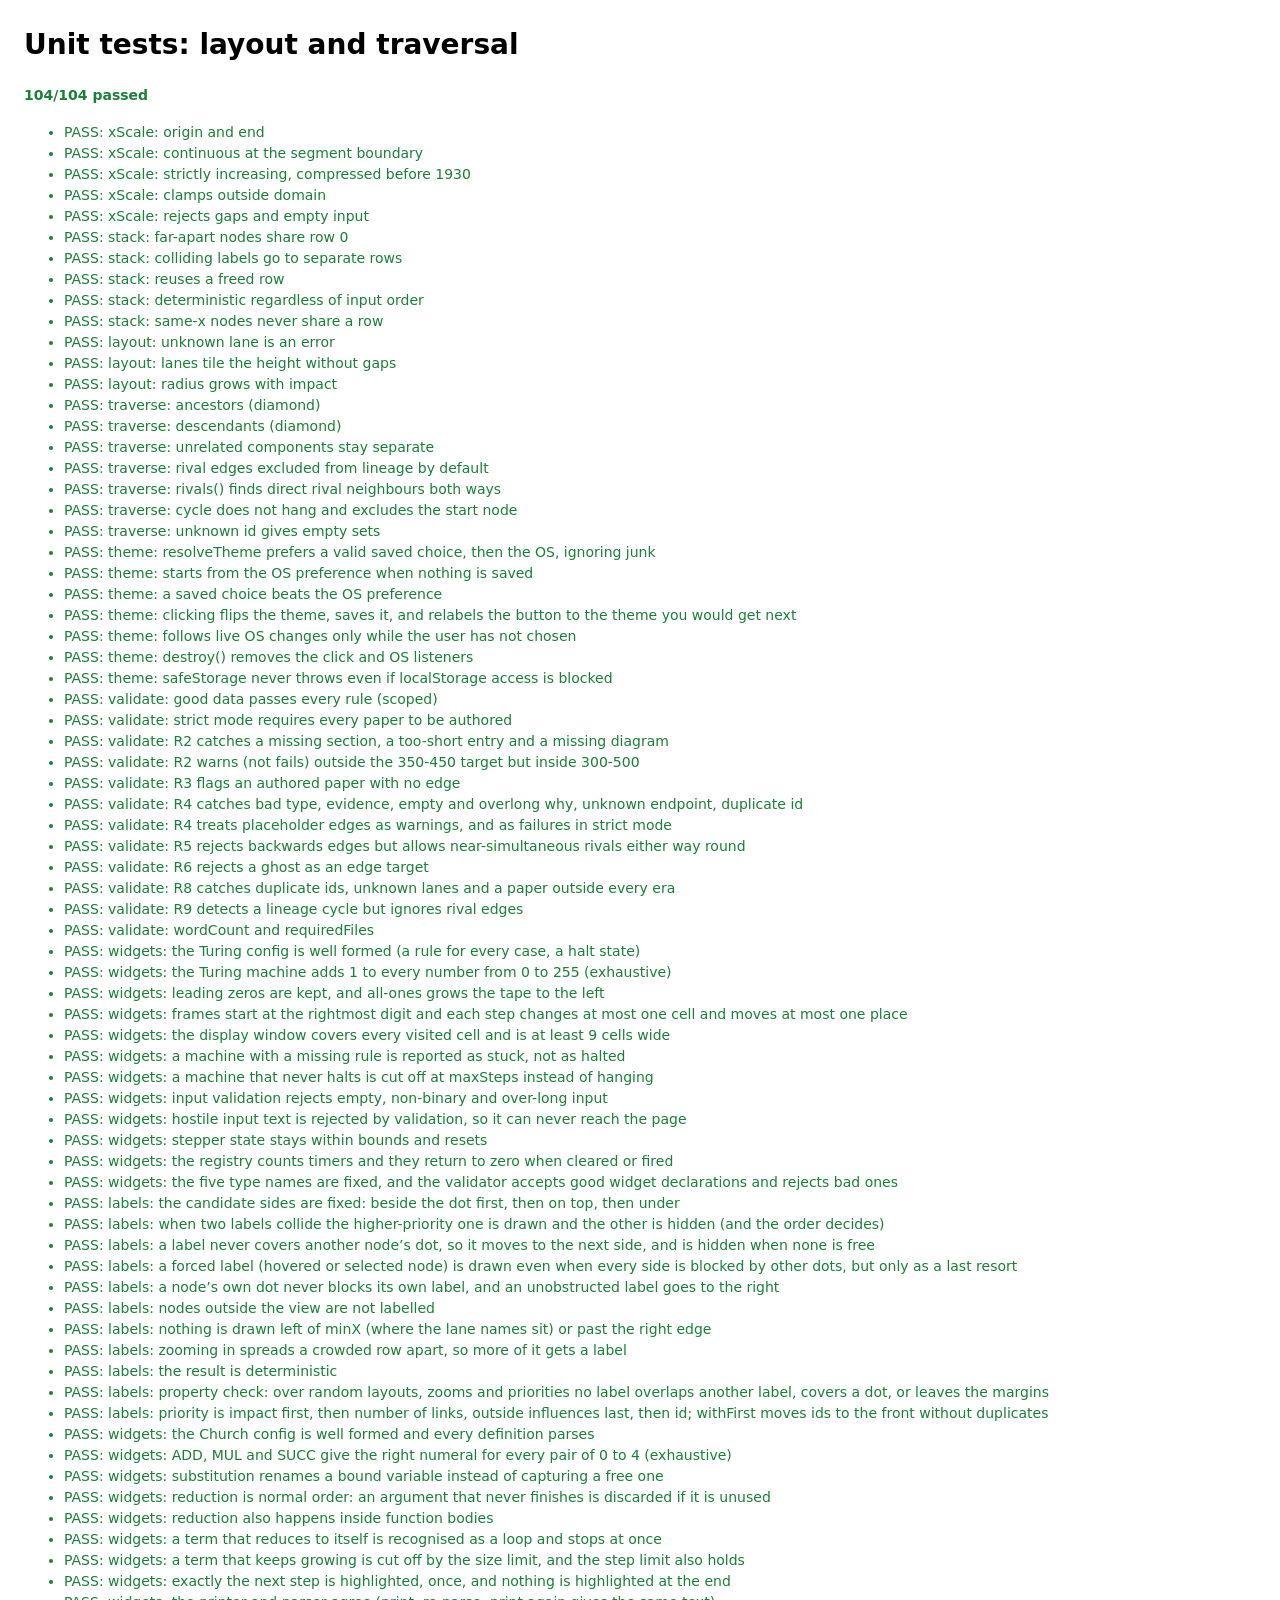
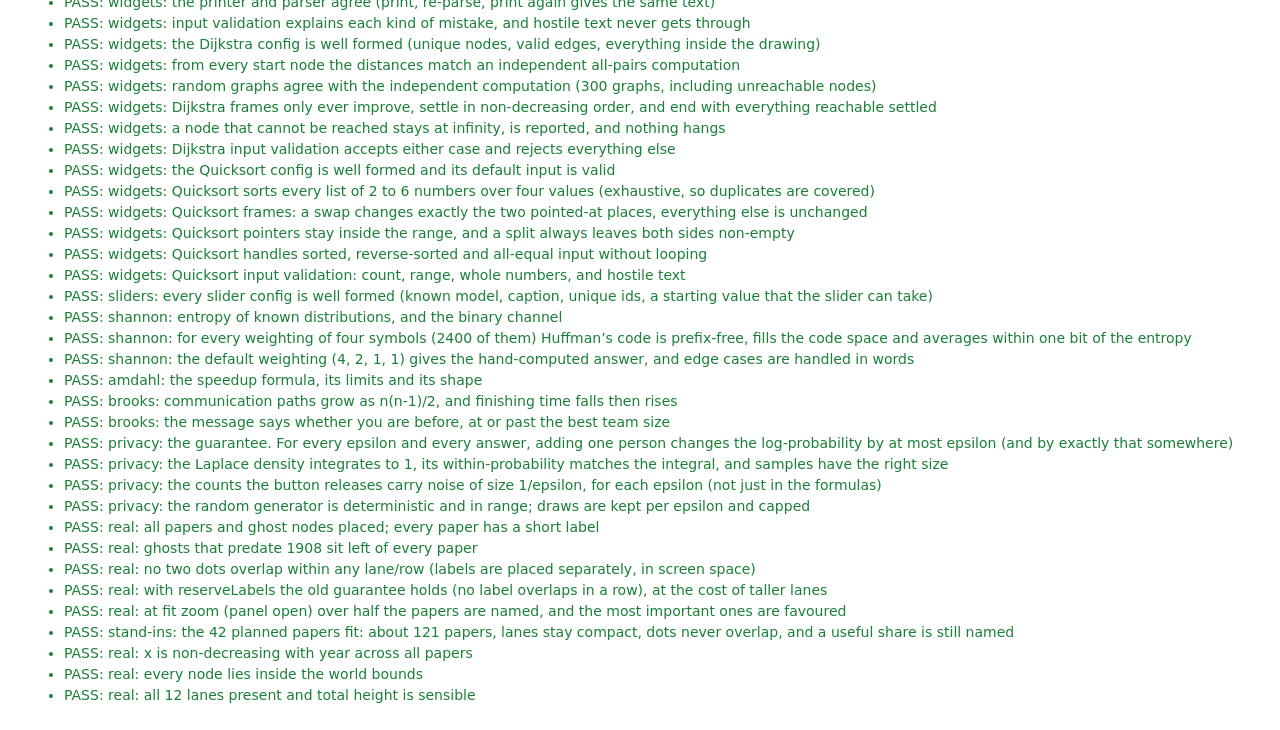
<file: tests/unit.html>
<!doctype html>
<html lang="en">
<head>
  <meta charset="utf-8">
  <title>Unit tests</title>
  <style>
    body { font: 14px/1.5 system-ui, sans-serif; margin: 1.5rem; }
    .pass { color: #1a7f37; } .fail { color: #b3261e; font-weight: 600; }
    #summary { font-weight: 700; margin-bottom: 1rem; }
  </style>
</head>
<body>
  <h1>Unit tests: layout and traversal</h1>
  <div id="summary">Running…</div>
  <ul id="results"></ul>
<script type="module">
import { makeXScale, stackNodes, computeLayout, radiusFor, ROW_H, X_SEGMENTS, estimateTextWidth } from '../js/layout.js';
import { chooseLabels, basePriority, withFirst, SIDES } from '../js/labels.js';
import { withStubs, STUB_COUNT } from './stub-data.js';
import { validateData, wordCount, requiredFiles } from '../js/validate.js';
import { resolveTheme, createThemeToggle, safeStorage } from '../js/theme.js';
import { run as tmRun, validate as tmValidate, inputs as tmInputs } from '../js/widgets/models/turing.js';
import * as church from '../js/widgets/models/church.js';
import * as dijkstra from '../js/widgets/models/dijkstra.js';
import * as quicksort from '../js/widgets/models/quicksort.js';
import * as shannon from '../js/widgets/models/shannon.js';
import * as amdahl from '../js/widgets/models/amdahl.js';
import * as brooks from '../js/widgets/models/brooks.js';
import * as privacy from '../js/widgets/models/privacy.js';
import { createStepperState } from '../js/widgets/stepper-state.js';
import { WIDGET_TYPE_NAMES } from '../js/widgets/types.js';
import { setTimer, clearTimer, widgetStats } from '../js/widgets/registry.js';
import { buildIndex, ancestors, descendants, rivals } from '../js/traverse.js';

const results = [];
function test(name, fn) {
  try { fn(); results.push({ name, ok: true }); }
  catch (e) { results.push({ name, ok: false, msg: e.message }); }
}
function assert(cond, msg) { if (!cond) throw new Error(msg || 'assertion failed'); }
const setEq = (s, arr) => s.size === arr.length && arr.every((x) => s.has(x));

/* ---------- makeXScale ---------- */
const SEGS = [{ from: 1908, to: 1930, px: 100 }, { from: 1930, to: 2030, px: 2000 }];
test('xScale: origin and end', () => {
  const x = makeXScale(SEGS, 130);
  assert(x(1908) === 130 && x(2030) === 2230 && x.end === 2230 && x.width === 2100);
});
test('xScale: continuous at the segment boundary', () => {
  const x = makeXScale(SEGS, 0);
  assert(Math.abs(x(1930) - 100) < 1e-9);
  assert(Math.abs(x(1930.0001) - x(1930)) < 0.01);
});
test('xScale: strictly increasing, compressed before 1930', () => {
  const x = makeXScale(SEGS, 0);
  for (let y = 1909; y <= 2030; y++) assert(x(y) > x(y - 1), `not increasing at ${y}`);
  assert(x(1930) - x(1920) < x(1940) - x(1930), 'early segment should be compressed');
});
test('xScale: clamps outside domain', () => {
  const x = makeXScale(SEGS, 0);
  assert(x(1800) === 0 && x(2100) === 2100);
});
test('xScale: rejects gaps and empty input', () => {
  let threw = 0;
  try { makeXScale([]); } catch { threw++; }
  try { makeXScale([{ from: 0, to: 10, px: 10 }, { from: 11, to: 20, px: 10 }]); } catch { threw++; }
  assert(threw === 2);
});

/* ---------- stackNodes ---------- */
const N = (id, x, w = 50, r = 6) => ({ id, x, r, labelW: w });
test('stack: far-apart nodes share row 0', () => {
  const { rowOf, rows } = stackNodes([N('a', 0), N('b', 500)]);
  assert(rows === 1 && rowOf.get('a') === 0 && rowOf.get('b') === 0);
});
test('stack: colliding labels go to separate rows', () => {
  const { rowOf, rows } = stackNodes([N('a', 0), N('b', 20), N('c', 40)]);
  assert(rows === 3 && new Set([...rowOf.values()]).size === 3);
});
test('stack: reuses a freed row', () => {
  const { rowOf, rows } = stackNodes([N('a', 0), N('b', 20), N('c', 400)]);
  assert(rows === 2 && rowOf.get('c') === 0);
});
test('stack: deterministic regardless of input order', () => {
  const nodes = [N('a', 0), N('b', 0), N('c', 20), N('d', 25)];
  const r1 = stackNodes(nodes).rowOf, r2 = stackNodes([...nodes].reverse()).rowOf;
  assert(nodes.every((n) => r1.get(n.id) === r2.get(n.id)));
});
test('stack: same-x nodes never share a row', () => {
  const { rowOf } = stackNodes([N('a', 100), N('b', 100)]);
  assert(rowOf.get('a') !== rowOf.get('b'));
});

/* ---------- computeLayout ---------- */
test('layout: unknown lane is an error', () => {
  let threw = false;
  try {
    computeLayout({ nodes: [{ id: 'x', year: 1950, lane: 'nope', label: 'x', impact: 2 }],
      lanes: [{ id: 'a', label: 'A', color: '#000' }], xScale: makeXScale(SEGS) });
  } catch { threw = true; }
  assert(threw);
});
test('layout: lanes tile the height without gaps', () => {
  const lanes = [{ id: 'a' }, { id: 'b' }];
  const L = computeLayout({
    nodes: [{ id: '1', year: 1950, lane: 'a', label: 'aaaa', impact: 3 }, { id: '2', year: 1950, lane: 'a', label: 'bbbb', impact: 3 }],
    lanes, xScale: makeXScale(SEGS),
  });
  assert(L.lanes[0].y0 === 0 && L.lanes[1].y0 === L.lanes[0].h && L.height === L.lanes[0].h + L.lanes[1].h);
  assert(L.lanes[0].rows === 2 && L.lanes[1].rows === 1);
  const ys = L.nodes.map((n) => n.y);
  assert(Math.abs(ys[0] - ys[1]) === ROW_H, 'stacked nodes are one row apart');
});
test('layout: radius grows with impact', () => assert(radiusFor(3) > radiusFor(2)));

/* ---------- traverse ---------- */
// a -> b -> d ; a -> c -> d ; d -> e ; x -> y (separate) ; b ~rival~ c
const EDGES = [
  { from: 'a', to: 'b', type: 'builds_on' }, { from: 'b', to: 'd', type: 'builds_on' },
  { from: 'a', to: 'c', type: 'builds_on' }, { from: 'c', to: 'd', type: 'generalizes' },
  { from: 'd', to: 'e', type: 'new_domain' }, { from: 'x', to: 'y', type: 'builds_on' },
  { from: 'b', to: 'c', type: 'rival' },
];
test('traverse: ancestors (diamond)', () => {
  const ix = buildIndex(EDGES);
  assert(setEq(ancestors(ix, 'd'), ['a', 'b', 'c']));
  assert(setEq(ancestors(ix, 'a'), []));
});
test('traverse: descendants (diamond)', () => {
  const ix = buildIndex(EDGES);
  assert(setEq(descendants(ix, 'a'), ['b', 'c', 'd', 'e']));
  assert(setEq(descendants(ix, 'e'), []));
});
test('traverse: unrelated components stay separate', () => {
  const ix = buildIndex(EDGES);
  assert(setEq(descendants(ix, 'x'), ['y']) && setEq(ancestors(ix, 'e'), ['a', 'b', 'c', 'd']));
});
test('traverse: rival edges excluded from lineage by default', () => {
  const ix = buildIndex(EDGES);
  assert(!ancestors(ix, 'c').has('b'));
  const ixR = buildIndex(EDGES, { includeRival: true });
  assert(ancestors(ixR, 'c').has('b'));
});
test('traverse: rivals() finds direct rival neighbours both ways', () => {
  assert(setEq(rivals(EDGES, 'b'), ['c']) && setEq(rivals(EDGES, 'c'), ['b']) && rivals(EDGES, 'a').size === 0);
});
test('traverse: cycle does not hang and excludes the start node', () => {
  const ix = buildIndex([{ from: 'p', to: 'q', type: 'builds_on' }, { from: 'q', to: 'p', type: 'builds_on' }]);
  assert(setEq(ancestors(ix, 'p'), ['q']) && setEq(descendants(ix, 'p'), ['q']));
});
test('traverse: unknown id gives empty sets', () => {
  const ix = buildIndex(EDGES);
  assert(ancestors(ix, 'zzz').size === 0 && descendants(ix, 'zzz').size === 0);
});

/* ---------- theme ---------- */
const fakeMedia = (matches) => {
  const m = { matches, listeners: new Set(),
    addEventListener(_, fn) { m.listeners.add(fn); }, removeEventListener(_, fn) { m.listeners.delete(fn); },
    set(v) { m.matches = v; [...m.listeners].forEach((fn) => fn({ matches: v })); } };
  return m;
};
const fakeStorage = (initial = null) => { const s = { v: initial, get: () => s.v, set: (x) => { s.v = x; } }; return s; };
const mkToggle = ({ stored = null, dark = false } = {}) => {
  const root = document.createElement('div'), button = document.createElement('button');
  const storage = fakeStorage(stored), media = fakeMedia(dark);
  const t = createThemeToggle(button, { root, storage, media });
  return { root, button, storage, media, t };
};

test('theme: resolveTheme prefers a valid saved choice, then the OS, ignoring junk', () => {
  assert(resolveTheme({ stored: 'dark', prefersDark: false }) === 'dark');
  assert(resolveTheme({ stored: 'light', prefersDark: true }) === 'light');
  assert(resolveTheme({ stored: null, prefersDark: true }) === 'dark');
  assert(resolveTheme({ stored: null, prefersDark: false }) === 'light');
  assert(resolveTheme({ stored: 'purple', prefersDark: true }) === 'dark', 'junk falls back to the OS');
  assert(resolveTheme({ stored: undefined, prefersDark: false }) === 'light');
});
test('theme: starts from the OS preference when nothing is saved', () => {
  assert(mkToggle({ dark: true }).root.dataset.theme === 'dark');
  assert(mkToggle({ dark: false }).root.dataset.theme === 'light');
});
test('theme: a saved choice beats the OS preference', () => {
  assert(mkToggle({ stored: 'light', dark: true }).root.dataset.theme === 'light');
  assert(mkToggle({ stored: 'dark', dark: false }).root.dataset.theme === 'dark');
});
test('theme: clicking flips the theme, saves it, and relabels the button to the theme you would get next', () => {
  const { root, button, storage } = mkToggle();
  assert(root.dataset.theme === 'light' && button.getAttribute('aria-label') === 'Switch to dark theme' && button.textContent.includes('Dark'));
  button.click();
  assert(root.dataset.theme === 'dark' && storage.v === 'dark', 'now dark and saved');
  assert(button.getAttribute('aria-label') === 'Switch to light theme' && button.textContent.includes('Light'));
  button.click();
  assert(root.dataset.theme === 'light' && storage.v === 'light');
  assert(button.querySelectorAll('.theme-icon').length === 1, 'icon is replaced, not duplicated');
});
test('theme: follows live OS changes only while the user has not chosen', () => {
  const a = mkToggle({ dark: false }); a.media.set(true);
  assert(a.root.dataset.theme === 'dark', 'follows OS when unsaved');
  const b = mkToggle({ stored: 'light', dark: false }); b.media.set(true);
  assert(b.root.dataset.theme === 'light', 'ignores OS once the user chose');
  const c = mkToggle({ dark: false }); c.button.click(); c.media.set(false);
  assert(c.root.dataset.theme === 'dark', 'a click counts as a choice');
});
test('theme: destroy() removes the click and OS listeners', () => {
  const { root, button, media, t } = mkToggle();
  t.destroy();
  button.click(); media.set(true);
  assert(root.dataset.theme === 'light' && media.listeners.size === 0);
});
test('theme: safeStorage never throws even if localStorage access is blocked', () => {
  const original = Object.getOwnPropertyDescriptor(window, 'localStorage'); // restore exactly this afterwards
  Object.defineProperty(window, 'localStorage', { configurable: true, get() { throw new Error('blocked'); } });
  try {
    const s = safeStorage();
    assert(s.get() === null);
    s.set('dark'); // must not throw
  } finally { Object.defineProperty(window, 'localStorage', original); }
  assert(typeof localStorage === 'object', 'localStorage restored');
});

/* ---------- validator ---------- */
const GOOD_EXPL = () => ({
  problem: 'word '.repeat(80).trim(), insight: 'word '.repeat(100).trim(), analogy: 'word '.repeat(40).trim(),
  unlocked: 'word '.repeat(80).trim(), left_open: 'word '.repeat(60).trim(), diagram: 'diagrams/A.svg', diagram_alt: 'alt',
});
const baseData = () => ({
  papers: [{ id: 'A', year: 1936, primary_field: 'L' }, { id: 'B', year: 1950, primary_field: 'L' }],
  ghosts: [{ id: 'G1', year: 1900, lane: 'L' }],
  lanes: [{ id: 'L' }], eras: [{ id: 'E', start: 1800, end: 2100 }],
  edges: [{ id: 'E1', from: 'A', to: 'B', type: 'builds_on', evidence: 'explicit', why: 'A short reason.' },
          { id: 'E2', from: 'G1', to: 'A', type: 'builds_on', evidence: 'interpretive', why: 'Another reason.' }],
  explanations: { A: GOOD_EXPL() },
});
const statusOf = (res, id) => res.find((r) => r.id === id).status;
const problemsOf = (res, id) => res.find((r) => r.id === id).problems.join(' | ');

test('validate: good data passes every rule (scoped)', () => {
  const res = validateData(baseData());
  assert(res.every((r) => r.status !== 'fail'), res.filter((r) => r.status === 'fail').map((r) => r.id + ': ' + r.problems).join('; '));
});
test('validate: strict mode requires every paper to be authored', () => {
  assert(statusOf(validateData(baseData()), 'R1') === 'warn');
  assert(statusOf(validateData(baseData(), { strict: true }), 'R1') === 'fail');
});
test('validate: R2 catches a missing section, a too-short entry and a missing diagram', () => {
  const d = baseData(); delete d.explanations.A.analogy; d.explanations.A.diagram = '';
  const res = validateData(d);
  assert(statusOf(res, 'R2') === 'fail' && /missing section/.test(problemsOf(res, 'R2')) && /no diagram/.test(problemsOf(res, 'R2')));
  const d2 = baseData(); d2.explanations.A.problem = 'too short';
  assert(/words/.test(problemsOf(validateData(d2), 'R2')));
});
test('validate: R2 warns (not fails) outside the 350-450 target but inside 300-500', () => {
  const d = baseData(); d.explanations.A.problem = 'word '.repeat(40).trim(); // total 320
  assert(statusOf(validateData(d), 'R2') === 'warn');
});
test('validate: R3 flags an authored paper with no edge', () => {
  const d = baseData(); d.edges = [d.edges[1]]; d.explanations.B = GOOD_EXPL(); // B now has no edges
  assert(statusOf(validateData(d), 'R3') === 'fail');
});
test('validate: R4 catches bad type, evidence, empty and overlong why, unknown endpoint, duplicate id', () => {
  const d = baseData();
  d.edges.push({ id: 'E3', from: 'A', to: 'B', type: 'nope', evidence: 'explicit', why: 'x' });
  d.edges.push({ id: 'E4', from: 'A', to: 'B', type: 'builds_on', evidence: 'maybe', why: 'x' });
  d.edges.push({ id: 'E5', from: 'A', to: 'B', type: 'builds_on', evidence: 'explicit', why: '' });
  d.edges.push({ id: 'E6', from: 'A', to: 'B', type: 'builds_on', evidence: 'explicit', why: 'w '.repeat(41) });
  d.edges.push({ id: 'E7', from: 'A', to: 'ZZZ', type: 'builds_on', evidence: 'explicit', why: 'x' });
  d.edges.push({ id: 'E1', from: 'A', to: 'B', type: 'builds_on', evidence: 'explicit', why: 'x' });
  const p = problemsOf(validateData(d), 'R4');
  for (const needle of ['invalid type', 'invalid evidence', 'empty "why"', 'max 40', 'unknown to', 'duplicate edge id']) assert(p.includes(needle), 'missing: ' + needle);
});
test('validate: R4 treats placeholder edges as warnings, and as failures in strict mode', () => {
  const d = baseData(); d.edges.push({ id: 'P01', from: 'A', to: 'B', type: 'builds_on', evidence: 'interpretive', why: '[placeholder] rough' });
  assert(statusOf(validateData(d), 'R4') === 'warn' && statusOf(validateData(d, { strict: true }), 'R4') === 'fail');
});
test('validate: R5 rejects backwards edges but allows near-simultaneous rivals either way round', () => {
  const d = baseData(); d.edges.push({ id: 'E3', from: 'B', to: 'A', type: 'builds_on', evidence: 'explicit', why: 'backwards' });
  assert(statusOf(validateData(d), 'R5') === 'fail');
  const near = baseData(); near.papers[1].year = 1937; // A 1936, B 1937
  near.edges.push({ id: 'E3', from: 'B', to: 'A', type: 'rival', evidence: 'explicit', why: 'independent' });
  assert(statusOf(validateData(near), 'R5') === 'pass', 'near rival backwards is allowed');
  const far = baseData(); far.edges.push({ id: 'E3', from: 'B', to: 'A', type: 'rival', evidence: 'explicit', why: 'far apart' });
  assert(statusOf(validateData(far), 'R5') === 'fail', 'far rival backwards is not');
  const fwd = baseData(); fwd.edges.push({ id: 'E3', from: 'A', to: 'B', type: 'rival', evidence: 'interpretive', why: 'forward rival, years apart' });
  assert(statusOf(validateData(fwd), 'R5') === 'pass', 'a rival that goes forward in time is fine however far apart');
});
test('validate: R6 rejects a ghost as an edge target', () => {
  const d = baseData(); d.edges.push({ id: 'E3', from: 'A', to: 'G1', type: 'builds_on', evidence: 'explicit', why: 'x' });
  assert(statusOf(validateData(d), 'R6') === 'fail');
});
test('validate: R8 catches duplicate ids, unknown lanes and a paper outside every era', () => {
  const d = baseData(); d.papers.push({ id: 'A', year: 1936, primary_field: 'L' }); d.papers[1].primary_field = 'X'; d.eras = [{ id: 'E', start: 1940, end: 1960 }];
  const p = problemsOf(validateData(d), 'R8');
  assert(p.includes('duplicate paper id A') && p.includes('unknown lane') && p.includes('0 eras'));
});
test('validate: R9 detects a lineage cycle but ignores rival edges', () => {
  const d = baseData(); d.papers[1].year = 1936;
  d.edges.push({ id: 'E3', from: 'B', to: 'A', type: 'builds_on', evidence: 'explicit', why: 'cycle' });
  assert(statusOf(validateData(d), 'R9') === 'fail');
  const r = baseData(); r.papers[1].year = 1936; r.edges.push({ id: 'E3', from: 'B', to: 'A', type: 'rival', evidence: 'explicit', why: 'rival' });
  assert(statusOf(validateData(r), 'R9') === 'pass');
});
test('validate: wordCount and requiredFiles', () => {
  assert(wordCount('  a  b\nc ') === 3 && wordCount('') === 0 && wordCount(null) === 0);
  const f = requiredFiles({ explanations: { A: { diagram: 'diagrams/A.svg', widget: { config: 'widgets/a.json' } }, B: {} } });
  assert(f.length === 2 && f[0].path === 'diagrams/A.svg');
});

/* ---------- widgets: Turing model, stepper state, registry, validator ---------- */
const TM = await fetch('../widgets/turing.json').then((r) => r.json());
const bin = (n) => n.toString(2);

test('widgets: the Turing config is well formed (a rule for every case, a halt state)', () => {
  assert(TM.model === 'turing' && typeof TM.caption === 'string' && TM.caption.length > 20);
  assert(TM.rules.length === 3 && TM.haltStates.includes('halt'));
  for (const sym of ['0', '1', TM.blank]) assert(TM.rules.some((r) => r.state === TM.initialState && r.read === sym), `no rule for ${sym}`);
  const states = new Set([TM.initialState, ...TM.haltStates]);
  assert(TM.rules.every((r) => states.has(r.next)), 'every rule leads to a known state');
});
test('widgets: the Turing machine adds 1 to every number from 0 to 255 (exhaustive)', () => {
  for (let n = 0; n <= 255; n++) {
    const r = tmRun(TM, bin(n));
    assert(r.halted && !r.stuck && !r.truncated, `${bin(n)} did not halt cleanly`);
    assert(r.output === bin(n + 1), `${bin(n)} -> ${r.output}, want ${bin(n + 1)}`);
  }
});
test('widgets: leading zeros are kept, and all-ones grows the tape to the left', () => {
  assert(tmRun(TM, '0011').output === '0100');
  const r = tmRun(TM, '111');
  assert(r.output === '1000' && r.frames.at(-1).tape.has(-1), 'a new cell appears left of the input');
});
test('widgets: frames start at the rightmost digit and each step changes at most one cell and moves at most one place', () => {
  const r = tmRun(TM, '1011');
  const f0 = r.frames[0];
  assert(f0.step === 0 && f0.head === 3 && f0.state === 'carry' && f0.rule === null);
  for (let i = 1; i < r.frames.length; i++) {
    const a = r.frames[i - 1], b = r.frames[i];
    const changed = [...new Set([...a.tape.keys(), ...b.tape.keys()])].filter((k) => (a.tape.get(k) ?? '_') !== (b.tape.get(k) ?? '_'));
    assert(changed.length <= 1, `step ${i} changed ${changed.length} cells`);
    assert(Math.abs(b.head - a.head) <= 1 && b.step === a.step + 1 && b.rule !== null);
  }
  assert(r.frames.length === 4, 'adding 1 to 1011 takes 3 steps (4 frames)');
});
test('widgets: the display window covers every visited cell and is at least 9 cells wide', () => {
  for (const s of ['0', '1', '111', '10110111']) {
    const r = tmRun(TM, s);
    assert(r.hi - r.lo + 1 >= 9, `${s}: window too small`);
    for (const f of r.frames) assert(f.head >= r.lo && f.head <= r.hi && [...f.tape.keys()].every((k) => k >= r.lo && k <= r.hi), `${s}: cell outside window`);
  }
});
test('widgets: a machine with a missing rule is reported as stuck, not as halted', () => {
  const broken = { ...TM, rules: TM.rules.filter((r) => !(r.read === '0')) };
  const r = tmRun(broken, '10');
  assert(r.stuck && !r.halted && /No rule applies/.test(r.frames.at(-1).note));
});
test('widgets: a machine that never halts is cut off at maxSteps instead of hanging', () => {
  const loop = { ...TM, maxSteps: 20, rules: [{ state: 'carry', read: '1', write: '1', move: 'R', next: 'carry' }, { state: 'carry', read: '_', write: '1', move: 'R', next: 'carry' }] };
  const r = tmRun(loop, '1');
  assert(r.truncated && !r.halted && r.frames.length <= 22 && /Stopped after 20 steps/.test(r.frames.at(-1).note));
});
test('widgets: input validation rejects empty, non-binary and over-long input', () => {
  assert(tmValidate({ tape: '1011' }, TM) === null && tmValidate({ tape: '0' }, TM) === null);
  assert(tmValidate({ tape: '' }, TM) && tmValidate({ tape: '   ' }, TM));
  assert(tmValidate({ tape: 'abc' }, TM) && tmValidate({ tape: '102' }, TM) && tmValidate({ tape: '1 0' }, TM));
  assert(tmValidate({ tape: '123456789' }, TM) === 'Use only the digits 0 and 1.', 'digits checked before length');
  assert(tmValidate({ tape: '111111111' }, TM) === 'Use at most 8 digits.');
  assert(tmInputs(TM)[0].value === TM.input && tmInputs(TM)[0].maxLength === 8);
});
test('widgets: hostile input text is rejected by validation, so it can never reach the page', () => {
  for (const s of ['<img src=x onerror=1>', '1011<script>', '"><b>', '1\n0']) assert(tmValidate({ tape: s }, TM) !== null, s);
});
test('widgets: stepper state stays within bounds and resets', () => {
  const s = createStepperState(3);
  assert(s.index === 0 && s.atStart && !s.atEnd && s.count === 3);
  assert(s.back() === false && s.index === 0, 'cannot go before the start');
  assert(s.next() && s.next() && s.index === 2 && s.atEnd);
  assert(s.next() === false && s.index === 2, 'cannot go past the end');
  assert(s.back() && s.index === 1);
  s.reset(); assert(s.index === 0);
  s.next(); s.setCount(5); assert(s.count === 5 && s.index === 0, 'setCount returns to the start');
  assert(createStepperState(0).count === 1 && createStepperState(1).atEnd && createStepperState(1).atStart, 'a single frame is both start and end');
});
test('widgets: the registry counts timers and they return to zero when cleared or fired', async () => {
  const before = widgetStats().timers;
  const a = setTimer(() => {}, 10000), b = setTimer(() => {}, 10000);
  assert(widgetStats().timers === before + 2);
  clearTimer(a); clearTimer(a); // clearing twice is harmless
  assert(widgetStats().timers === before + 1);
  clearTimer(b);
  assert(widgetStats().timers === before);
  let fired = 0; setTimer(() => { fired++; }, 5);
  await new Promise((r) => setTimeout(r, 60));
  assert(fired === 1 && widgetStats().timers === before, 'a fired timer is no longer pending');
  clearTimer(null); clearTimer(undefined); // harmless
});
test('widgets: the five type names are fixed, and the validator accepts good widget declarations and rejects bad ones', () => {
  assert(WIDGET_TYPE_NAMES.join() === 'stepper,slider,training,graph,messages');
  const ok = baseData(); ok.explanations.A.widget = { type: 'stepper', config: 'widgets/x.json' };
  assert(statusOf(validateData(ok), 'R2') === 'pass', 'valid widget passes');
  const noType = baseData(); noType.explanations.A.widget = { type: 'carousel', config: 'widgets/x.json' };
  assert(statusOf(validateData(noType), 'R2') === 'fail' && /widget type/.test(problemsOf(validateData(noType), 'R2')));
  const noCfg = baseData(); noCfg.explanations.A.widget = { type: 'slider' };
  assert(/no config/.test(problemsOf(validateData(noCfg), 'R2')));
  const str = baseData(); str.explanations.A.widget = 'stepper';
  assert(statusOf(validateData(str), 'R2') === 'fail', 'a widget that is not an object fails');
});

/* ---------- chooseLabels: which node labels get drawn ---------- */
const LN = (id, x, y, labelW = 60, r = 6) => ({ id, x, y, r, labelW });
const V = { k: 1, tx: 0, ty: 0, viewW: 800, viewH: 400 };
const choose = (nodes, order, extra = {}) => chooseLabels({ nodes, order, ...V, ...extra });
// The rectangle a returned label occupies, worked out here from its anchor, not taken from the module.
const labelRect = (l, h = 14) => ({
  x0: l.anchor === 'start' ? l.x : l.anchor === 'end' ? l.x - l.w : l.x - l.w / 2,
  x1: l.anchor === 'start' ? l.x + l.w : l.anchor === 'end' ? l.x : l.x + l.w / 2,
  y0: l.y - h / 2, y1: l.y + h / 2,
});

test('labels: the candidate sides are fixed: beside the dot first, then on top, then under', () => {
  assert(SIDES.join() === 'right,left,above,below');
});
test('labels: when two labels collide the higher-priority one is drawn and the other is hidden (and the order decides)', () => {
  const nodes = [LN('a', 100, 100), LN('b', 100, 112)]; // labels overlap by 2px; neither dot is in the other's way
  const ab = choose(nodes, ['a', 'b'], { sides: ['right'] }), ba = choose(nodes, ['b', 'a'], { sides: ['right'] });
  assert(ab.has('a') && !ab.has('b'), 'a first: a wins');
  assert(ba.has('b') && !ba.has('a'), 'b first: b wins');
});
test('labels: a label never covers another node\u2019s dot, so it moves to the next side, and is hidden when none is free', () => {
  const me = LN('me', 100, 100);
  const dot = (id, x, y) => LN(id, x, y, 0, 6);
  const right = choose([me, dot('r', 130, 100)], ['me']).get('me');
  assert(right.side === 'left' && right.anchor === 'end' && right.x === 90, `right blocked -> left: ${JSON.stringify(right)}`);
  const above = choose([me, dot('r', 130, 100), dot('l', 60, 100)], ['me']).get('me');
  assert(above.side === 'above' && above.anchor === 'middle' && above.x === 100 && above.y === 85, `-> above: ${JSON.stringify(above)}`);
  const below = choose([me, dot('r', 130, 100), dot('l', 60, 100), dot('u', 100, 85)], ['me']).get('me');
  assert(below.side === 'below' && below.y === 115, `-> below: ${JSON.stringify(below)}`);
  assert(!choose([me, dot('r', 130, 100), dot('l', 60, 100), dot('u', 100, 85), dot('d', 100, 115)], ['me']).has('me'), 'nowhere to go: hidden');
});
test('labels: a forced label (hovered or selected node) is drawn even when every side is blocked by other dots, but only as a last resort', () => {
  const me = LN('me', 100, 100);
  const dot = (id, x, y) => LN(id, x, y, 0, 6);
  const boxed = [me, dot('r', 130, 100), dot('l', 60, 100), dot('u', 100, 85), dot('d', 100, 115)];
  assert(!choose(boxed, ['me']).has('me'), 'not forced: hidden');
  const f = choose(boxed, ['me'], { force: ['me'] }).get('me');
  assert(f && f.side === 'right', `forced: first side inside the view is used: ${JSON.stringify(f)}`);
  const free = choose([me, dot('r', 130, 100)], ['me'], { force: ['me'] }).get('me');
  assert(free.side === 'left', 'forced but a clear side exists: the clear side is used, not the covered one');
  assert(!choose([LN('edge', 20, 100)], ['edge'], { force: ['edge'], minX: 112 }).has('edge'), 'even forced labels stay out of the left margin');
});
test('labels: a node\u2019s own dot never blocks its own label, and an unobstructed label goes to the right', () => {
  const l = choose([LN('a', 100, 100)], ['a']).get('a');
  assert(l.side === 'right' && l.anchor === 'start' && l.x === 110 && l.y === 100 && l.w === 60);
});
test('labels: nodes outside the view are not labelled', () => {
  const m = choose([LN('in', 100, 100), LN('far-right', 2000, 100), LN('far-below', 100, 900), LN('far-above', 100, -900)], ['in', 'far-right', 'far-below', 'far-above']);
  assert([...m.keys()].join() === 'in');
});
test('labels: nothing is drawn left of minX (where the lane names sit) or past the right edge', () => {
  const near = LN('edge', 20, 100);
  assert(choose([near], ['edge'], { minX: 112 }).size === 0, 'every side starts left of 112');
  assert(choose([near], ['edge'], { minX: 0 }).size === 1, 'with no margin it is drawn');
  const right = choose([LN('r', 780, 100)], ['r']).get('r');
  assert(right.side === 'left', 'would run past the right edge on the right, so it goes left');
});
test('labels: zooming in spreads a crowded row apart, so more of it gets a label', () => {
  const row = Array.from({ length: 8 }, (_, i) => LN(`n${i}`, 100 + i * 30, 100, 40));
  const order = row.map((n) => n.id);
  const n = (k) => chooseLabels({ nodes: row, order, k, tx: 0, ty: 0, viewW: 1200, viewH: 400, sides: ['right'] }).size;
  // The dots grow with the zoom too, so a label has to clear its neighbour's dot: it only opens up at 3x here.
  assert(n(0.5) >= 1 && n(2) >= n(0.5) && n(3) > n(0.5) && n(3) >= 6, `k=0.5:${n(0.5)} k=2:${n(2)} k=3:${n(3)}`);
});
test('labels: the result is deterministic', () => {
  const nodes = Array.from({ length: 30 }, (_, i) => LN(`n${i}`, 50 + (i * 97) % 700, 40 + (i * 53) % 320));
  const order = nodes.map((x) => x.id);
  const a = JSON.stringify([...choose(nodes, order)]), b = JSON.stringify([...choose([...nodes].reverse(), order)]);
  assert(a === b, 'same order of priorities gives the same labels, whatever order the nodes are listed in');
});
test('labels: property check: over random layouts, zooms and priorities no label overlaps another label, covers a dot, or leaves the margins', () => {
  let seed = 99; const rnd = (n) => { seed = (seed * 1103515245 + 12345) & 0x7fffffff; return seed % n; };
  let drawn = 0;
  for (let trial = 0; trial < 60; trial++) {
    const nodes = Array.from({ length: 70 }, (_, i) => LN(`n${i}`, rnd(1600), rnd(800), 30 + rnd(90), 6 + 3 * rnd(2)));
    const order = nodes.map((x) => x.id).sort(() => rnd(3) - 1);
    const k = [0.3, 0.55, 1, 1.8, 3][rnd(5)], tx = -rnd(500), ty = -rnd(200), minX = rnd(2) ? 112 : 0;
    const out = chooseLabels({ nodes, order, k, tx, ty, viewW: 900, viewH: 500, minX });
    const rects = [...out].map(([id, l]) => ({ id, ...labelRect(l) }));
    drawn += rects.length;
    for (const a of rects) {
      assert(a.x0 >= minX && a.x1 <= 900, `trial ${trial}: ${a.id} outside the margins`);
      for (const n of nodes) {
        if (n.id === a.id) continue;
        const sx = n.x * k + tx, sy = n.y * k + ty, r = n.r * k;
        assert(!(a.x0 < sx + r && sx - r < a.x1 && a.y0 < sy + r && sy - r < a.y1), `trial ${trial}: label ${a.id} covers the dot of ${n.id}`);
      }
      for (const b of rects) if (a.id < b.id) assert(!(a.x0 < b.x1 + 3 && b.x0 < a.x1 + 3 && a.y0 < b.y1 + 3 && b.y0 < a.y1 + 3), `trial ${trial}: labels ${a.id} and ${b.id} overlap`);
    }
  }
  assert(drawn > 300, `the property check actually drew labels (${drawn})`);
});
test('labels: priority is impact first, then number of links, outside influences last, then id; withFirst moves ids to the front without duplicates', () => {
  const nodes = [{ id: 'a', impact: 2 }, { id: 'b', impact: 3 }, { id: 'c', impact: 3 }, { id: 'g', impact: 3, ghost: true }, { id: 'd', impact: 3 }];
  const degree = new Map([['a', 9], ['b', 1], ['c', 5], ['d', 5], ['g', 20]]);
  assert(basePriority(nodes, degree).join() === 'c,d,b,a,g', basePriority(nodes, degree).join());
  assert(withFirst(['x', 'y', 'z'], ['z', null, 'z', 'q', undefined]).join() === 'z,q,x,y');
  assert(withFirst(['x', 'y'], []).join() === 'x,y');
});

/* ---------- widgets: Church (lambda calculus) ---------- */
const CH = await fetch('../widgets/church.json').then((r) => r.json());
const BS = '\\';
const redu = (src, cfg = CH) => church.reduce(cfg, src);
const lastTerm = (r) => r.frames.at(-1).term;

test('widgets: the Church config is well formed and every definition parses', () => {
  assert(CH.model === 'church' && CH.caption.length > 40 && CH.maxSteps > 0);
  for (const name of ['SUCC', 'ADD', 'MUL']) assert(CH.definitions[name]?.source && CH.definitions[name].gloss, name);
  const defs = church.makeDefinitions(CH);
  assert(defs.size === 13 && defs.get('ADD').text === 'λm.λn.λf.λx.m f (n f x)', 'ten numerals plus three names');
  assert(church.validate({ expr: CH.input }, CH) === null, 'the default expression is valid');
});
test('widgets: ADD, MUL and SUCC give the right numeral for every pair of 0 to 4 (exhaustive)', () => {
  for (let a = 0; a <= 4; a++) {
    const s = redu(`SUCC ${a}`);
    assert(s.normal && s.numeral === a + 1, `SUCC ${a} -> ${s.numeral}`);
    for (let b = 0; b <= 4; b++) {
      const add = redu(`ADD ${a} ${b}`), mul = redu(`MUL ${a} ${b}`);
      assert(add.normal && add.numeral === a + b, `ADD ${a} ${b} -> ${add.numeral}`);
      assert(mul.normal && mul.numeral === a * b, `MUL ${a} ${b} -> ${mul.numeral}`);
    }
  }
  assert(redu('MUL 9 9').numeral === 81, 'the largest input still finishes inside the step limit');
  assert(redu('ADD 2 3').frames.length === 10, 'ADD 2 3 takes 9 steps (10 frames)');
});
test('widgets: substitution renames a bound variable instead of capturing a free one', () => {
  const r = redu(`(${BS}x.${BS}y.x) y`);
  const t = lastTerm(r);
  assert(r.normal && t.k === 'abs' && t.b.k === 'var' && t.v !== t.b.n && t.b.n === 'y', `got ${church.show(t)}: the free y must stay free`);
  assert(/renamed/.test(r.frames.at(-1).note), 'the step says it renamed a variable');
  const k = redu(`(${BS}x.${BS}y.x) y y`);
  assert(church.show(lastTerm(k)) === 'y', 'K y y = y');
});
test('widgets: reduction is normal order: an argument that never finishes is discarded if it is unused', () => {
  const r = redu(`(${BS}x.y)((${BS}z.z z)(${BS}z.z z))`);
  assert(r.normal && church.show(lastTerm(r)) === 'y' && r.frames.length === 2, `got ${church.show(lastTerm(r))} in ${r.frames.length} frames`);
});
test('widgets: reduction also happens inside function bodies', () => {
  const r = redu(`${BS}z.(${BS}x.x) z`);
  assert(r.normal && church.show(lastTerm(r)) === 'λz.z');
});
test('widgets: a term that reduces to itself is recognised as a loop and stops at once', () => {
  const r = redu(`(${BS}x.x x)(${BS}x.x x)`);
  assert(r.loop && !r.normal && !r.truncated && r.frames.length === 2, `frames ${r.frames.length}`);
  assert(/never finish/.test(r.frames.at(-1).note) && /Church proved/.test(r.frames.at(-1).note));
});
test('widgets: a term that keeps growing is cut off by the size limit, and the step limit also holds', () => {
  const g = redu(`(${BS}x.x x x)(${BS}x.x x x)`);
  assert(g.truncated && g.truncatedBy === 'size' && g.frames.length < 200 && /too large/.test(g.frames.at(-1).note), `by ${g.truncatedBy}`);
  const s = redu('MUL 3 3', { ...CH, maxSteps: 5 });
  assert(s.truncated && s.truncatedBy === 'steps' && !s.normal && s.frames.length === 6 && /Stopped after 5 steps/.test(s.frames.at(-1).note));
});
test('widgets: exactly the next step is highlighted, once, and nothing is highlighted at the end', () => {
  for (const src of ['ADD 2 3', 'MUL 2 2', 'SUCC (SUCC 1)']) {
    const r = redu(src);
    r.frames.forEach((f, i) => {
      const hl = f.segs.filter((s) => s.hl).length;
      if (i === r.frames.length - 1) assert(hl === 0 && f.mark === null, `${src}: last frame has a highlight`);
      else assert(hl > 0, `${src}: frame ${i} has no highlight`);
      if (f.mark && f.mark.k === 'const') assert(hl === 1 && f.segs.find((s) => s.hl).t === f.mark.n, `${src}: frame ${i} highlights one name`);
    });
  }
});
test('widgets: the printer and parser agree (print, re-parse, print again gives the same text)', () => {
  const known = (n) => n in CH.definitions;
  for (const src of [`${BS}f x.f (f x)`, 'x y z', 'x (y z)', `(${BS}x.x) y`, `${BS}x.${BS}y.x y`, `x (${BS}y.y)`, 'ADD (SUCC 1) 2']) {
    const t = church.parse(src, known);
    assert(church.show(church.parse(church.show(t), known)) === church.show(t), src);
  }
  assert(church.show(church.parse('x y z', known)) === 'x y z' && church.show(church.parse('x (y z)', known)) === 'x (y z)', 'application is left-associative');
  assert(church.show(church.parse(`${BS}f x.f x`, known)) === 'λf.λx.f x' && church.show(church.parse('λx.x', known)) === 'λx.x', 'backslash and λ both work');
});
test('widgets: input validation explains each kind of mistake, and hostile text never gets through', () => {
  const v = (s) => church.validate({ expr: s }, CH);
  assert(v('ADD 2 3') === null && v(`(${BS}x.x) y`) === null && v('SUCC (SUCC 0)') === null);
  assert(/Type an expression/.test(v('')) && /Type an expression/.test(v('   ')));
  assert(/not a known name/.test(v('FOO 1')) && /0 to 9/.test(v('12')) && /not closed/.test(v('(x')) && /closing parenthesis/.test(v('x)')));
  assert(/followed by a variable/.test(v(`${BS}.x`)) && /dot/.test(v(`${BS}x x`)) && /ends too soon/.test(v('x (')), v('x ('));
  assert(/at most 40/.test(v('x '.repeat(30))), 'length limit');
  for (const s of ['<img src=x onerror=1>', 'x;y', 'ADD 2 3"', '<script>alert(1)<\/script>', 'ADD 2 3 // hi', 'x=y']) assert(/Use only letters/.test(v(s)), `not rejected as expected: ${s}`);
});

/* ---------- widgets: Dijkstra ---------- */
const DJ = await fetch('../widgets/dijkstra.json').then((r) => r.json());
function floyd(nodes, edges) {
  const ids = nodes.map((n) => n.id), d = {};
  for (const a of ids) { d[a] = {}; for (const b of ids) d[a][b] = a === b ? 0 : Infinity; }
  for (const e of edges) { d[e.a][e.b] = Math.min(d[e.a][e.b], e.w); d[e.b][e.a] = Math.min(d[e.b][e.a], e.w); }
  for (const k of ids) for (const i of ids) for (const j of ids) if (d[i][k] + d[k][j] < d[i][j]) d[i][j] = d[i][k] + d[k][j];
  return d;
}
test('widgets: the Dijkstra config is well formed (unique nodes, valid edges, everything inside the drawing)', () => {
  assert(DJ.model === 'dijkstra' && DJ.caption.length > 40 && DJ.nodes.length === 6 && DJ.edges.length === 9);
  const ids = DJ.nodes.map((n) => n.id);
  assert(new Set(ids).size === ids.length && ids.every((i) => /^[A-Z]$/.test(i)) && ids.includes(DJ.source));
  assert(DJ.edges.every((e) => ids.includes(e.a) && ids.includes(e.b) && e.a !== e.b && Number.isInteger(e.w) && e.w > 0));
  assert(DJ.nodes.every((n) => n.x >= 20 && n.x <= 380 && n.y >= 20 && n.y <= 150), 'inside the 400x190 drawing with room for labels');
});
test('widgets: from every start node the distances match an independent all-pairs computation', () => {
  const want = floyd(DJ.nodes, DJ.edges);
  for (const s of DJ.nodes.map((n) => n.id)) {
    const r = dijkstra.shortestPaths(DJ.nodes, DJ.edges, s);
    for (const t of Object.keys(want[s])) assert(r.dist[t] === want[s][t], `${s}->${t}: ${r.dist[t]} vs ${want[s][t]}`);
  }
  const a = dijkstra.shortestPaths(DJ.nodes, DJ.edges, 'A');
  assert(JSON.stringify(a.dist) === '{"A":0,"B":3,"C":2,"D":8,"E":10,"F":13}', 'hand-computed distances from A');
  assert(a.order.join('') === 'ACBDEF', 'settled in order of distance');
  assert(dijkstra.pathTo(a, 'F').join('>') === 'A>C>B>D>E>F', 'hand-traced route to F: 2+1+5+2+3 = 13');
});
test('widgets: random graphs agree with the independent computation (300 graphs, including unreachable nodes)', () => {
  let seed = 12345;
  const rnd = (n) => { seed = (seed * 1103515245 + 12345) & 0x7fffffff; return seed % n; };
  for (let g = 0; g < 300; g++) {
    const n = 2 + rnd(6), nodes = Array.from({ length: n }, (_, i) => ({ id: String.fromCharCode(65 + i) }));
    const edges = [];
    for (let k = rnd(n * 2); k > 0; k--) { const a = rnd(n), b = rnd(n); if (a !== b) edges.push({ a: nodes[a].id, b: nodes[b].id, w: rnd(9) }); }
    const want = floyd(nodes, edges), s = nodes[rnd(n)].id;
    const r = dijkstra.shortestPaths(nodes, edges, s);
    for (const t of nodes) assert(r.dist[t.id] === want[s][t.id], `graph ${g}: ${s}->${t.id} ${r.dist[t.id]} vs ${want[s][t.id]}`);
  }
});
test('widgets: Dijkstra frames only ever improve, settle in non-decreasing order, and end with everything reachable settled', () => {
  const r = dijkstra.shortestPaths(DJ.nodes, DJ.edges, 'A');
  const f0 = r.frames[0];
  assert(f0.dist.A === 0 && Object.values(f0.dist).filter((x) => x === Infinity).length === 5 && f0.done.length === 0 && f0.edge === null);
  for (let i = 1; i < r.frames.length; i++) {
    const a = r.frames[i - 1], b = r.frames[i];
    for (const k of Object.keys(b.dist)) assert(b.dist[k] <= a.dist[k], `frame ${i}: ${k} got worse`);
    assert(b.done.length >= a.done.length && a.done.every((x) => b.done.includes(x)), 'settled nodes stay settled');
    if (b.improved) assert(b.dist[b.improved] < a.dist[b.improved] && b.prev[b.improved] === b.current, `frame ${i}: improvement is recorded`);
    else for (const k of Object.keys(b.dist)) assert(b.dist[k] === a.dist[k], `frame ${i}: no improvement, no change`);
    if (b.edge) assert(b.edge.a === b.current && !b.done.includes(b.edge.b), 'an edge is only examined from the node being settled, to an unsettled one');
  }
  const order = r.frames.at(-1).done.map((id) => r.dist[id]);
  assert(order.every((d, i) => i === 0 || d >= order[i - 1]), 'settled in non-decreasing distance');
  assert(r.frames.at(-1).done.length === 6 && /Done\./.test(r.frames.at(-1).note) && r.frames.length === 17);
  assert(r.frames.some((f) => /Update B to 3, reached via C/.test(f.note)), 'B improves from 4 to 3 through C');
  const fromD = dijkstra.shortestPaths(DJ.nodes, DJ.edges, 'D');
  assert(fromD.frames.some((f) => /not shorter/.test(f.note)) && fromD.frames.some((f) => f.improved), 'from D, both kinds of edge check appear');
});
test('widgets: a node that cannot be reached stays at infinity, is reported, and nothing hangs', () => {
  const nodes = [{ id: 'A' }, { id: 'B' }, { id: 'C' }], edges = [{ a: 'A', b: 'B', w: 2 }];
  const r = dijkstra.shortestPaths(nodes, edges, 'A');
  assert(r.dist.C === Infinity && dijkstra.pathTo(r, 'C') === null && /C cannot be reached/.test(r.frames.at(-1).note));
  assert(dijkstra.pathTo(r, 'B').join('') === 'AB');
  const z = dijkstra.shortestPaths(nodes, [{ a: 'A', b: 'B', w: 0 }, { a: 'B', b: 'C', w: 0 }], 'A');
  assert(z.dist.C === 0, 'zero-weight edges are fine');
});
test('widgets: Dijkstra input validation accepts either case and rejects everything else', () => {
  const v = (s) => dijkstra.validate({ start: s }, DJ);
  assert(v('A') === null && v('f') === null && v(' c ') === null);
  assert(v('') && v('Z') && v('AB') && v('1') && v('<b>') && v('"'));
  assert(dijkstra.inputs(DJ)[0].value === 'A' && dijkstra.inputs(DJ)[0].maxLength === 1);
  assert(dijkstra.build(DJ, { start: 'f' }).source === 'F', 'lower case is normalised');
});

/* ---------- widgets: Quicksort ---------- */
const QS = await fetch('../widgets/quicksort.json').then((r) => r.json());
test('widgets: the Quicksort config is well formed and its default input is valid', () => {
  assert(QS.model === 'quicksort' && QS.caption.length > 40 && QS.maxCount === 10 && QS.maxValue === 99);
  assert(quicksort.validate({ list: QS.input }, QS) === null && quicksort.inputs(QS)[0].value === QS.input);
});
test('widgets: Quicksort sorts every list of 2 to 6 numbers over four values (exhaustive, so duplicates are covered)', () => {
  function* lists(n, k) { if (n === 0) { yield []; return; } for (const rest of lists(n - 1, k)) for (let v = 0; v < k; v++) yield [v, ...rest]; }
  let count = 0;
  for (let n = 2; n <= 6; n++) for (const l of lists(n, 4)) {
    count++;
    const r = quicksort.sortFrames(l);
    assert(r.sorted.join() === [...l].sort((a, b) => a - b).join(), `${l.join()} -> ${r.sorted.join()}`);
    assert(r.frames.at(-1).done.length === n, `${l.join()}: every number is settled at the end`);
  }
  assert(count === 4 ** 2 + 4 ** 3 + 4 ** 4 + 4 ** 5 + 4 ** 6);
});
test('widgets: Quicksort frames: a swap changes exactly the two pointed-at places, everything else is unchanged', () => {
  const r = quicksort.sortFrames([5, 2, 9, 1, 7, 3, 8, 6]);
  const vals = (f) => f.items.map((x) => x.v);
  for (let k = 1; k < r.frames.length; k++) {
    const a = r.frames[k - 1], b = r.frames[k];
    assert([...b.items.map((x) => x.id)].sort((p, q) => p - q).join() === '0,1,2,3,4,5,6,7', 'frame ' + k + ' still has every element once');
    const diff = vals(a).map((v, i) => (v !== vals(b)[i] ? i : -1)).filter((i) => i >= 0);
    if (b.swapped) assert(b.swapped.join() === [b.i, b.j].join() && diff.length === 2 && diff.every((i) => b.swapped.includes(i)), `frame ${k}: swap`);
    else assert(diff.length === 0, `frame ${k}: only swap frames change the order`);
    assert(b.done.length >= a.done.length && a.done.every((x) => b.done.includes(x)), 'settled stays settled');
  }
  assert(r.frames[0].swapped === null && r.frames[0].range === null && r.frames.at(-1).range === null);
  assert(r.frames.length === 28, `8 numbers give 28 frames, got ${r.frames.length}`);
  assert(vals(r.frames[3]).join() === '3,2,9,1,7,5,8,6', 'the first swap exchanges 5 and 3 (hand-computed)');
});
test('widgets: Quicksort pointers stay inside the range, and a split always leaves both sides non-empty', () => {
  for (const l of [[5, 2, 9, 1, 7, 3, 8, 6], [3, 3, 3, 3], [1, 2, 3, 4, 5, 6], [6, 5, 4, 3, 2, 1], [2, 1]]) {
    const r = quicksort.sortFrames(l);
    for (const f of r.frames) {
      if (f.range && f.i != null) {
        const [lo, hi] = f.range;
        assert(f.i >= lo && f.i <= hi && f.j >= lo && f.j <= hi, `${l.join()}: pointer outside range ${lo}-${hi}`);
        if (/crossed|met/.test(f.note)) assert(f.j >= lo && f.j < hi && f.i >= f.j, `${l.join()}: split at ${f.j} of ${lo}-${hi}`);
      }
    }
  }
});
test('widgets: Quicksort handles sorted, reverse-sorted and all-equal input without looping', () => {
  for (const l of [[0, 1, 2, 3, 4, 5, 6, 7, 8, 9], [9, 8, 7, 6, 5, 4, 3, 2, 1, 0], [7, 7, 7, 7, 7, 7, 7, 7, 7, 7]]) {
    const r = quicksort.sortFrames(l);
    assert(r.frames.length < 150 && r.sorted.join() === [...l].sort((a, b) => a - b).join(), `${l.join()}: ${r.frames.length} frames`);
  }
});
test('widgets: Quicksort input validation: count, range, whole numbers, and hostile text', () => {
  const v = (s) => quicksort.validate({ list: s }, QS);
  assert(v('5 2 9 1') === null && v('5,2,9,1') === null && v('  3   1  ') === null && v('0 99') === null);
  assert(/at least 2/.test(v('')) && /at least 2/.test(v('5')) && /at most 10/.test(v('1 2 3 4 5 6 7 8 9 10 11')));
  assert(v('1 -2') && v('1 2.5') && v('1 100') && v('1 abc') && v('1 0x5') && v('1 1e2'));
  for (const s of ['<img src=x onerror=1> 2', '1 2<script>', '1 "2"', '1;2']) assert(v(s) !== null, s);
  const longNum = v('1 ' + '9'.repeat(30));
  assert(longNum && longNum.length < 60, 'a very long token is shortened in the message');
  assert(quicksort.build(QS, { list: '3, 1 ,2' }).sorted.join() === '1,2,3', 'commas and extra spaces are fine');
});

/* ---------- widgets: slider type (Shannon, Amdahl, Brooks, differential privacy) ---------- */
const SL = {};
for (const n of ['shannon', 'amdahl', 'brooks', 'privacy']) SL[n] = await fetch(`../widgets/${n}.json`).then((r) => r.json());

test('sliders: every slider config is well formed (known model, caption, unique ids, a starting value that the slider can take)', () => {
  for (const [name, c] of Object.entries(SL)) {
    assert(c.model === name && c.title && c.caption.length > 60, `${name}: model, title, caption`);
    const ids = c.sliders.map((x) => x.id);
    assert(new Set(ids).size === ids.length && c.sliders.length >= 2 && c.sliders.every((x) => x.label), `${name}: slider ids and labels`);
    for (const sl of c.sliders) {
      if (sl.values) assert(sl.values.includes(sl.value) && sl.values.every((v, i) => i === 0 || v > sl.values[i - 1]), `${name}.${sl.id}: value in an increasing list`);
      else assert(sl.value >= sl.min && sl.value <= sl.max && sl.step > 0 && sl.max > sl.min, `${name}.${sl.id}: value in range`);
    }
  }
});

test('shannon: entropy of known distributions, and the binary channel', () => {
  assert(shannon.entropy([0.25, 0.25, 0.25, 0.25]) === 2 && shannon.entropy([1, 0, 0, 0]) === 0 && Object.is(shannon.entropy([1, 0, 0, 0]), 0), 'uniform 2 bits, certain 0 bits (and not -0)');
  assert(shannon.entropy([0.5, 0.25, 0.125, 0.125]) === 1.75, 'a dyadic distribution has an exact entropy');
  assert(shannon.binaryEntropy(0.5) === 1 && shannon.binaryEntropy(0) === 0 && shannon.binaryEntropy(1) === 0);
  assert(shannon.channelCapacity(0) === 1 && shannon.channelCapacity(0.5) === 0 && Math.abs(shannon.channelCapacity(0.11) - 0.5) < 0.001, 'perfect channel 1, coin-flip channel 0, 11% flips about 0.5');
  for (let f = 0.01; f < 0.5; f += 0.01) {
    assert(Math.abs(shannon.channelCapacity(f) - shannon.channelCapacity(1 - f)) < 1e-12, `symmetric at ${f}`);
    assert(shannon.channelCapacity(f) < shannon.channelCapacity(f - 0.01) + 1e-12, `capacity falls as noise grows (${f})`);
  }
});
test('shannon: for every weighting of four symbols (2400 of them) Huffman’s code is prefix-free, fills the code space and averages within one bit of the entropy', () => {
  let checked = 0;
  for (let a = 0; a <= 6; a++) for (let b = 0; b <= 6; b++) for (let c = 0; c <= 6; c++) for (let d = 0; d <= 6; d++) {
    const t = a + b + c + d; if (!t) continue;
    checked++;
    const p = [a, b, c, d].map((x) => x / t), H = shannon.entropy(p), L = shannon.huffmanLengths(p), avg = shannon.averageLength(p, L);
    assert(avg >= H - 1e-9 && avg < H + 1, `[${a},${b},${c},${d}]: H ${H} avg ${avg}`);
    const used = L.filter((l, i) => p[i] > 0 && l > 0);
    if (used.length > 1) assert(Math.abs(used.reduce((s, l) => s + 2 ** -l, 0) - 1) < 1e-9, `[${a},${b},${c},${d}]: Kraft sum is 1`);
    const codes = shannon.canonicalCodes(L).filter((x) => x);
    assert(new Set(codes).size === codes.length && !codes.some((x) => codes.some((y) => x !== y && y.startsWith(x))), `[${a},${b},${c},${d}]: prefix-free`);
    const all = shannon.canonicalCodes(L);
    assert(p.every((x, i) => (x > 0 || all[i] === '') && (used.length < 2 || x === 0 || all[i] !== '')), `[${a},${b},${c},${d}]: a symbol has a code exactly when it can occur`);
  }
  assert(checked === 7 ** 4 - 1, `checked ${checked}`);
});
test('shannon: the default weighting (4, 2, 1, 1) gives the hand-computed answer, and edge cases are handled in words', () => {
  const s = shannon.compute({ w0: 4, w1: 2, w2: 1, w3: 1, noise: 11 }, SL.shannon);
  assert(s.valid && s.H === 1.75 && s.fixed === 2 && s.lengths.join() === '1,2,3,3' && s.codes.join() === '0,10,110,111' && s.avg === 1.75, JSON.stringify([s.H, s.lengths, s.codes]));
  const scaled = shannon.compute({ w0: 12, w1: 6, w2: 3, w3: 3, noise: 11 }, SL.shannon);
  assert(scaled.H === s.H && scaled.p.join() === s.p.join(), 'only the proportions matter, not the weights');
  const none = shannon.compute({ w0: 0, w1: 0, w2: 0, w3: 0, noise: 0 }, SL.shannon);
  assert(!none.valid && /at least one symbol/.test(none.message) && none.readouts[0].value === '—');
  const one = shannon.compute({ w0: 0, w1: 5, w2: 0, w3: 0, noise: 0 }, SL.shannon);
  assert(one.H === 0 && one.fixed === 0 && /nothing needs to be sent/.test(one.message) && one.avg === 0);
  const uniform = shannon.compute({ w0: 3, w1: 3, w2: 3, w3: 3, noise: 0 }, SL.shannon);
  assert(uniform.H === 2 && uniform.avg === 2 && uniform.capacity === 1 && !/Huffman's code gets/.test(uniform.message), 'when no saving is possible it does not claim one');
});

test('amdahl: the speedup formula, its limits and its shape', () => {
  assert(Math.abs(amdahl.speedup(0.9, 64) - 1 / (0.1 + 0.9 / 64)) < 1e-12 && Math.abs(amdahl.speedup(0.9, 64) - 8.7671) < 1e-3, 'hand-computed 8.767');
  for (const n of [1, 2, 64, 4096]) { assert(amdahl.speedup(0, n) === 1, 'nothing parallel: no speedup'); assert(Math.abs(amdahl.speedup(1, n) - n) < 1e-9, 'all parallel: speedup = processors'); }
  for (const p of [0, 0.5, 0.9, 0.95, 0.99, 1]) {
    assert(amdahl.speedup(p, 1) === 1, `one processor gives no speedup (p=${p})`);
    let prev = 0;
    for (let k = 0; k <= 12; k++) {
      const n = 2 ** k, s = amdahl.speedup(p, n);
      assert(s >= prev - 1e-12, `non-decreasing in N (p=${p}, N=${n})`);
      assert(s <= Math.min(n, amdahl.speedupLimit(p)) + 1e-9, `never beats the number of processors or the ceiling (p=${p}, N=${n})`);
      prev = s;
    }
  }
  assert(Math.abs(amdahl.speedupLimit(0.9) - 10) < 1e-9 && amdahl.speedupLimit(1) === Infinity && Math.abs(amdahl.speedup(0.9, 2 ** 40) - 10) < 1e-6, 'ceiling is 1/(1-p) and is approached');
  const c = amdahl.compute({ parallel: 90, processors: 64 }, SL.amdahl);
  assert(Math.abs(c.efficiency - amdahl.speedup(0.9, 64) / 64) < 1e-12 && c.efficiency > 0 && c.efficiency <= 1 && /more than 10× speedup/.test(c.message), c.message);
  assert(/keeps growing/.test(amdahl.compute({ parallel: 100, processors: 64 }, SL.amdahl).message), 'with nothing serial there is no ceiling');
});

test('brooks: communication paths grow as n(n-1)/2, and finishing time falls then rises', () => {
  assert([1, 2, 3, 8, 40].map(brooks.paths).join() === '0,1,3,28,780', 'hand-computed paths');
  const W = 48, C = 0.2;
  assert(brooks.months(1, W, C) === W, 'one person takes all the work');
  assert(Math.abs(brooks.months(8, W, C) - 6.7) < 1e-12, 'hand-computed 48/8 + 0.2*7/2 = 6.7');
  const ts = Array.from({ length: 40 }, (_, i) => brooks.months(i + 1, W, C));
  const best = brooks.bestTeam(W, C, 40);
  assert(ts.every((t) => t >= ts[best - 1] - 1e-12), 'the best team size is the minimum');
  assert(Math.abs(best - Math.sqrt((2 * W) / C)) <= 1, `close to sqrt(2W/c): ${best} vs ${Math.sqrt((2 * W) / C).toFixed(1)}`);
  for (let i = 1; i < best; i++) assert(ts[i] < ts[i - 1], `falling before the best size (n=${i + 1})`);
  for (let i = best; i < 40; i++) assert(ts[i] > ts[i - 1], `rising after the best size (n=${i + 1})`);
  assert(brooks.bestTeam(W, 0, 40) === 40, 'with free communication more people always help');
  assert(brooks.bestTeam(W, 60, 40) === 1 && brooks.bestTeam(W, 5, 40) > 1, 'one person is fastest only once a single path costs more than all the work');
});
test('brooks: the message says whether you are before, at or past the best team size', () => {
  const m = (team) => brooks.compute({ team, work: 48, cost: 0.2 }, SL.brooks);
  assert(/More people still help/.test(m(8).message) && !m(8).past, 'before');
  assert(/best team size/.test(m(22).message) && !m(22).past, 'at');
  assert(/makes the project later/.test(m(40).message) && m(40).past, 'past');
  assert(m(8).readouts[0].value === '28' && m(8).readouts[1].value === '6.7 months' && m(8).readouts[2].value.startsWith('22 people'));
});

test('privacy: the guarantee. For every epsilon and every answer, adding one person changes the log-probability by at most epsilon (and by exactly that somewhere)', () => {
  for (const eps of SL.privacy.sliders[0].values) {
    const b = 1 / eps; let reached = false;
    for (let x = -100; x <= 180; x += 0.31) {
      const diff = Math.abs(privacy.laplaceLogPdf(x, 40, b) - privacy.laplaceLogPdf(x, 41, b));
      assert(diff <= eps + 1e-9, `eps ${eps}, x ${x}: ${diff} > ${eps}`);
      if (Math.abs(diff - eps) < 1e-9) reached = true;
    }
    assert(reached, `the bound e^${eps} is tight: it is reached for some answer`);
  }
});
test('privacy: the Laplace density integrates to 1, its within-probability matches the integral, and samples have the right size', () => {
  let area = 0, inside = 0; const b = 1.5, k = 2;
  for (let x = -120; x <= 120; x += 0.01) { const d = privacy.laplacePdf(x, 0, b) * 0.01; area += d; if (Math.abs(x) <= k) inside += d; }
  assert(Math.abs(area - 1) < 1e-3, `area ${area}`);
  assert(Math.abs(inside - privacy.withinProbability(k, b)) < 1e-3, `${inside} vs ${privacy.withinProbability(k, b)}`);
  assert(privacy.laplaceSample(0.5, 3) === 0 || Object.is(privacy.laplaceSample(0.5, 3), -0), 'the median sample is 0');
  for (const u of [0.01, 0.2, 0.4, 0.77]) assert(Math.abs(privacy.laplaceSample(u, 2) + privacy.laplaceSample(1 - u, 2)) < 1e-9, 'symmetric about 0');
  const rng = privacy.makeRng(1); let sum = 0, n = 40000;
  for (let i = 0; i < n; i++) sum += Math.abs(privacy.laplaceSample(rng(), 2));
  assert(Math.abs(sum / n - privacy.typicalError(2)) < 0.06, `mean |noise| ${sum / n} vs 2`);
});
test('privacy: the counts the button releases carry noise of size 1/epsilon, for each epsilon (not just in the formulas)', () => {
  for (const eps of [0.2, 1, 5]) {
    const extra = {}; let sum = 0; const n = 20000;
    privacy.compute({ epsilon: eps, tolerance: 5 }, SL.privacy, extra);
    for (let i = 0; i < n; i++) { privacy.act('draw', { epsilon: eps }, SL.privacy, extra); sum += Math.abs(extra.draws.at(-1) - SL.privacy.trueCount); }
    assert(Math.abs(sum / n - 1 / eps) < 0.05 / eps, `epsilon ${eps}: mean error ${(sum / n).toFixed(3)} vs ${1 / eps}`);
  }
});
test('privacy: the random generator is deterministic and in range; draws are kept per epsilon and capped', () => {
  const a = privacy.makeRng(7), b = privacy.makeRng(7), c = privacy.makeRng(8);
  const xs = Array.from({ length: 50 }, () => a()), ys = Array.from({ length: 50 }, () => b());
  assert(xs.join() === ys.join() && xs.every((v) => v >= 0 && v < 1) && c() !== xs[0], 'same seed, same sequence; values in [0, 1)');
  const cfg = SL.privacy, extra = {};
  privacy.compute({ epsilon: 1, tolerance: 5 }, cfg, extra);
  for (let i = 0; i < 15; i++) privacy.act('draw', { epsilon: 1 }, cfg, extra);
  assert(extra.draws.length === 12, 'only the last 12 are kept');
  const again = {}; privacy.compute({ epsilon: 1, tolerance: 5 }, cfg, again); for (let i = 0; i < 15; i++) privacy.act('draw', { epsilon: 1 }, cfg, again);
  assert(again.draws.join() === extra.draws.join(), 'the same clicks give the same answers');
  privacy.compute({ epsilon: 2, tolerance: 5 }, cfg, extra);
  assert(extra.draws.length === 0, 'moving epsilon starts a fresh set of draws');
  const st = privacy.compute({ epsilon: 0.5, tolerance: 5 }, cfg, {});
  assert(st.b === 2 && Math.abs(st.ratio - Math.exp(0.5)) < 1e-12 && st.readouts[0].value === '±2.0' && /Release a noisy count/.test(st.message));
  assert(privacy.actions()[0].id === 'draw');
});

/* ---------- real data ---------- */
async function realData() {
  const [papers, lanes, ghosts, edges] = await Promise.all([
    fetch('../data/papers.json').then((r) => r.json()),
    fetch('../data/lanes.json').then((r) => r.json()),
    fetch('../data/ghosts.json').then((r) => r.json()),
    fetch('../data/edges.json').then((r) => r.json()),
  ]);
  const xScale = makeXScale(X_SEGMENTS, 130); // the same axis the app uses
  const L = computeLayout({
    nodes: [
      ...papers.map((p) => ({ id: p.id, year: p.year, lane: p.primary_field, label: p.short, impact: p.conceptual_impact_1_3 })),
      ...ghosts.map((g) => ({ id: g.id, year: g.year, lane: g.lane, label: `${g.title} (${g.year})`, impact: 2, ghost: true })),
    ],
    lanes, xScale,
  });
  return { papers, ghosts, edges, L, xScale, lanes };
}
let real;
try { real = await realData(); } catch (e) { results.push({ name: 'real data: load', ok: false, msg: e.message }); }
if (real) {
  const { papers, ghosts, L } = real;
  test('real: all papers and ghost nodes placed; every paper has a short label', () => {
    assert(papers.length === 79 && L.nodes.length === papers.length + ghosts.length, `nodes=${L.nodes.length}`);
    assert(papers.every((p) => p.short && p.short.length <= 26));
  });
  test('real: ghosts that predate 1908 sit left of every paper', () => {
    const early = L.nodes.filter((n) => n.year < 1908);
    assert(early.length >= 2 && early.every((n) => n.x < L.nodes.find((m) => m.id === 'CS001').x));
  });
  test('real: no two dots overlap within any lane/row (labels are placed separately, in screen space)', () => {
    for (const lane of L.lanes) {
      const byRow = new Map();
      for (const n of L.nodes.filter((n) => n.lane === lane.id)) {
        if (!byRow.has(n.row)) byRow.set(n.row, []);
        byRow.get(n.row).push(n);
      }
      for (const [row, ns] of byRow) {
        ns.sort((a, b) => a.x - b.x);
        for (let i = 1; i < ns.length; i++) {
          assert(ns[i - 1].x + ns[i - 1].r + 4 <= ns[i].x - ns[i].r, `dots overlap in ${lane.id} row ${row}: ${ns[i - 1].id}/${ns[i].id}`);
        }
      }
    }
  });
  test('real: with reserveLabels the old guarantee holds (no label overlaps in a row), at the cost of taller lanes', () => {
    const R = computeLayout({
      nodes: [
        ...papers.map((p) => ({ id: p.id, year: p.year, lane: p.primary_field, label: p.short, impact: p.conceptual_impact_1_3 })),
        ...ghosts.map((g) => ({ id: g.id, year: g.year, lane: g.lane, label: `${g.title} (${g.year})`, impact: 2 })),
      ],
      lanes: real.lanes, xScale: real.xScale, reserveLabels: true,
    });
    for (const lane of R.lanes) {
      const byRow = new Map();
      for (const n of R.nodes.filter((n) => n.lane === lane.id)) { if (!byRow.has(n.row)) byRow.set(n.row, []); byRow.get(n.row).push(n); }
      for (const ns of byRow.values()) {
        ns.sort((a, b) => a.x - b.x);
        for (let i = 1; i < ns.length; i++) assert(ns[i - 1].x + ns[i - 1].r + 4 + ns[i - 1].labelW <= ns[i].x - ns[i].r, `label overlap ${ns[i - 1].id}/${ns[i].id}`);
      }
    }
    assert(R.height > L.height, `reserved ${R.height} should exceed compact ${L.height}`);
  });

  // How many papers get named at fit zoom, with the panel open (the narrower, harder case): 1080 px wide.
  const namedAtFit = (layoutNodes, edges, viewW = 1080, viewH = 640) => {
    const nodes = layoutNodes.map((n) => ({ ...n, labelW: estimateTextWidth(n.label, 11) })); // the real labels are 11px
    const degree = new Map();
    for (const e of edges) { degree.set(e.from, (degree.get(e.from) || 0) + 1); degree.set(e.to, (degree.get(e.to) || 0) + 1); }
    const order = basePriority(nodes, degree);
    const worldW = Math.max(...nodes.map((n) => n.x + n.r + 4 + n.labelW)), worldH = Math.max(...nodes.map((n) => n.y)) * 1.08;
    const k = Math.min(viewW / worldW, viewH / worldH);
    return { order, shown: chooseLabels({ nodes, order, k, tx: 0, ty: 0, viewW, viewH, minX: 112 }), k };
  };
  test('real: at fit zoom (panel open) over half the papers are named, and the most important ones are favoured', () => {
    const { order, shown } = namedAtFit(L.nodes, real.edges);
    const ranked = order.filter((id) => id.startsWith('CS')); // papers, most important first
    const named = ranked.filter((id) => shown.has(id)).length;
    assert(named / papers.length >= 0.5, `${named} of ${papers.length} named`);
    const share = (ids) => ids.filter((id) => shown.has(id)).length / ids.length;
    // A crowded cluster can leave even an important paper without room (it is still named on hover or selection),
    // so require most of the top ten, and a better rate for the top twenty than for the bottom twenty.
    assert(ranked.slice(0, 10).filter((id) => shown.has(id)).length >= 8, `top ten not named: ${ranked.slice(0, 10).filter((id) => !shown.has(id))}`);
    assert(share(ranked.slice(0, 20)) > share(ranked.slice(-20)), `top 20 ${share(ranked.slice(0, 20))} vs bottom 20 ${share(ranked.slice(-20))}`);
  });
  test('stand-ins: the 42 planned papers fit: about 121 papers, lanes stay compact, dots never overlap, and a useful share is still named', () => {
    assert(STUB_COUNT === 42);
    const bigger = withStubs({ papers: real.papers, edges: real.edges });
    assert(bigger.papers.length === 79 + STUB_COUNT && new Set(bigger.papers.map((p) => p.id)).size === bigger.papers.length, 'unique ids');
    const laneIds = new Set(real.lanes.map((l) => l.id));
    assert(bigger.papers.every((p) => laneIds.has(p.primary_field)), 'every stand-in is in a real lane');
    const B = computeLayout({
      nodes: [
        ...bigger.papers.map((p) => ({ id: p.id, year: p.year, lane: p.primary_field, label: p.short, impact: p.conceptual_impact_1_3 })),
        ...ghosts.map((g) => ({ id: g.id, year: g.year, lane: g.lane, label: `${g.title} (${g.year})`, impact: 2, ghost: true })),
      ],
      lanes: real.lanes, xScale: real.xScale,
    });
    assert(B.height < L.height * 1.5, `lanes stayed compact: ${Math.round(B.height)} vs ${Math.round(L.height)}`);
    for (const lane of B.lanes) {
      const byRow = new Map();
      for (const n of B.nodes.filter((n) => n.lane === lane.id)) { if (!byRow.has(n.row)) byRow.set(n.row, []); byRow.get(n.row).push(n); }
      for (const ns of byRow.values()) { ns.sort((a, b) => a.x - b.x); for (let i = 1; i < ns.length; i++) assert(ns[i - 1].x + ns[i - 1].r + 4 <= ns[i].x - ns[i].r, `dots overlap: ${ns[i - 1].id}/${ns[i].id}`); }
    }
    const { shown } = namedAtFit(B.nodes, bigger.edges);
    const named = bigger.papers.filter((p) => shown.has(p.id)).length;
    assert(named / bigger.papers.length >= 0.4, `${named} of ${bigger.papers.length} named at fit with the panel open`);
  });
  test('real: x is non-decreasing with year across all papers', () => {
    const s = [...L.nodes].sort((a, b) => a.year - b.year);
    for (let i = 1; i < s.length; i++) assert(s[i].x >= s[i - 1].x);
  });
  test('real: every node lies inside the world bounds', () => {
    assert(L.nodes.every((n) => n.x >= 0 && n.x + n.r + 4 + n.labelW <= L.width && n.y > 0 && n.y < L.height));
  });
  test('real: all 12 lanes present and total height is sensible', () => {
    assert(L.lanes.length === 12 && L.height > 300 && L.height < 1500, `height ${L.height}`);
  });
}

/* ---------- report ---------- */
const failed = results.filter((r) => !r.ok);
document.getElementById('summary').textContent =
  `${results.length - failed.length}/${results.length} passed` + (failed.length ? ` — ${failed.length} FAILED` : '');
document.getElementById('summary').className = failed.length ? 'fail' : 'pass';
document.getElementById('results').innerHTML = results
  .map((r) => `<li class="${r.ok ? 'pass' : 'fail'}">${r.ok ? 'PASS' : 'FAIL'}: ${r.name.replace(/</g, '&lt;')}${r.ok ? '' : ' — ' + String(r.msg).replace(/</g, '&lt;')}</li>`)
  .join('');
document.title = failed.length ? 'FAILED' : 'ALL PASSED';
</script>
</body>
</html>
</file>
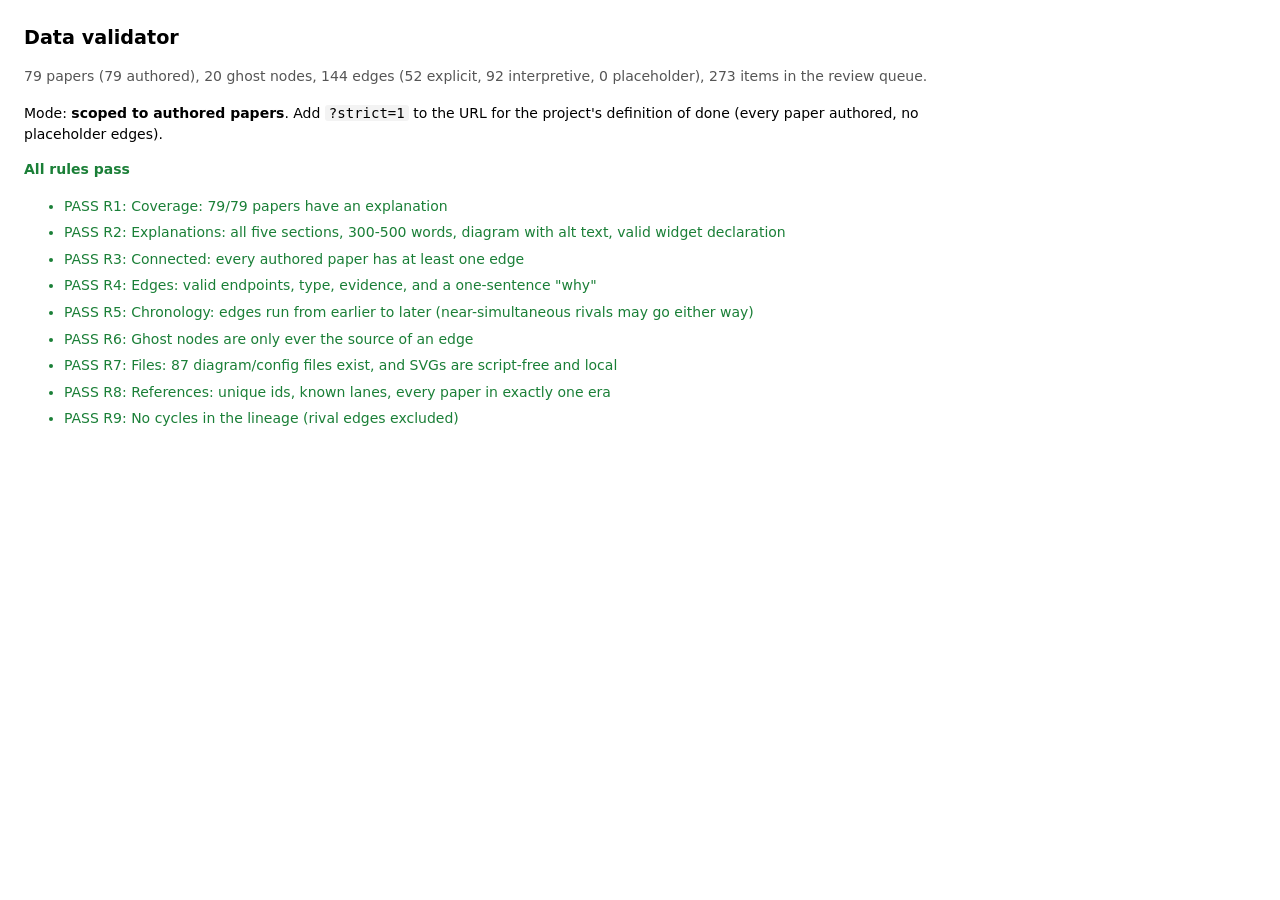
<file: tests/validate.html>
<!doctype html>
<html lang="en">
<head>
  <meta charset="utf-8">
  <title>Data validator</title>
  <style>
    body { font: 14px/1.5 system-ui, sans-serif; margin: 1.5rem; max-width: 60rem; }
    h1 { font-size: 1.2rem; }
    .pass { color: #1a7f37; } .fail { color: #b3261e; } .warn { color: #9a6700; }
    li { margin: .35rem 0; } li ul { margin: .2rem 0 0 1rem; font-size: 13px; color: #333; }
    #summary { font-weight: 700; margin: .5rem 0 1rem; }
    .stats { color: #555; margin: 0 0 1rem; }
    code { background: #f3f3f3; padding: 0 .25rem; border-radius: 3px; }
  </style>
</head>
<body>
  <h1>Data validator</h1>
  <p class="stats" id="stats">Loading…</p>
  <p>Mode: <b id="mode"></b>. Add <code>?strict=1</code> to the URL for the project's definition of done (every paper authored, no placeholder edges).</p>
  <div id="summary">Running…</div>
  <ul id="results"></ul>
<script type="module">
import { loadAll } from '../js/data.js';
import { validateData, requiredFiles, summarize } from '../js/validate.js';

const strict = new URLSearchParams(location.search).get('strict') === '1';
document.getElementById('mode').textContent = strict ? 'STRICT' : 'scoped to authored papers';
const esc = (s) => String(s).replace(/&/g, '&amp;').replace(/</g, '&lt;');

let data;
try { data = await loadAll(); }
catch (e) {
  document.getElementById('summary').textContent = 'Could not load data: ' + e.message;
  document.getElementById('summary').className = 'fail';
  document.title = 'FAILED';
  throw e;
}

const results = validateData(data, { strict });

// R7: files the data refers to must exist (diagrams, widget configs)
{
  const problems = [];
  const files = requiredFiles(data);
  await Promise.all(files.map(async (f) => {
    try {
      const res = await fetch(new URL('../' + f.path, import.meta.url), { cache: 'no-cache' });
      if (!res.ok) problems.push(`${f.id}: ${f.kind} ${f.path} (HTTP ${res.status})`);
      else if (f.kind === 'widget config') {
        let cfg = null;
        try { cfg = await res.json(); } catch { problems.push(`${f.id}: ${f.path} is not valid JSON`); }
        if (cfg && (typeof cfg.model !== 'string' || !cfg.model)) problems.push(`${f.id}: ${f.path} must name a "model"`);
        if (cfg && typeof cfg.caption !== 'string') problems.push(`${f.id}: ${f.path} needs a one-line "caption"`);
      }
      else if (f.path.endsWith('.svg')) {
        const txt = await res.text();
        if (!/<svg[\s>]/.test(txt)) problems.push(`${f.id}: ${f.path} is not an SVG`);
        if (/<script[\s>]|javascript:|\son\w+\s*=/i.test(txt)) problems.push(`${f.id}: ${f.path} contains script or event handlers`);
        if (/(?:href|src)\s*=\s*["']https?:/i.test(txt)) problems.push(`${f.id}: ${f.path} references a remote resource`);
      }
    } catch (e) { problems.push(`${f.id}: ${f.kind} ${f.path} could not be fetched`); }
  }));
  results.push({ id: 'R7', name: `Files: ${files.length} diagram/config files exist, and SVGs are script-free and local`, status: problems.length ? 'fail' : 'pass', problems: problems.sort(), warnings: [] });
}
results.sort((a, b) => a.id.localeCompare(b.id, undefined, { numeric: true }));

const s = summarize(data);
document.getElementById('stats').textContent =
  `${s.papers} papers (${s.authored} authored), ${s.ghosts} ghost nodes, ${s.edges} edges ` +
  `(${s.explicit} explicit, ${s.interpretive} interpretive, ${s.placeholders} placeholder), ${s.reviewItems} items in the review queue.`;

const failed = results.filter((r) => r.status === 'fail');
const warned = results.filter((r) => r.status === 'warn');
document.getElementById('summary').textContent =
  failed.length ? `${failed.length} rule(s) FAILED` : warned.length ? `All rules pass (${warned.length} with warnings)` : 'All rules pass';
document.getElementById('summary').className = failed.length ? 'fail' : warned.length ? 'warn' : 'pass';
document.getElementById('results').innerHTML = results.map((r) => {
  const label = { pass: 'PASS', warn: 'WARN', fail: 'FAIL' }[r.status];
  const items = [...r.problems.map((p) => `<li class="fail">${esc(p)}</li>`), ...r.warnings.map((w) => `<li class="warn">${esc(w)}</li>`)];
  return `<li class="${r.status}">${label} ${esc(r.id)}: ${esc(r.name)}${items.length ? `<ul>${items.join('')}</ul>` : ''}</li>`;
}).join('');
document.title = failed.length ? 'FAILED' : warned.length ? 'PASSED WITH WARNINGS' : 'ALL PASSED';
</script>
</body>
</html>
</file>
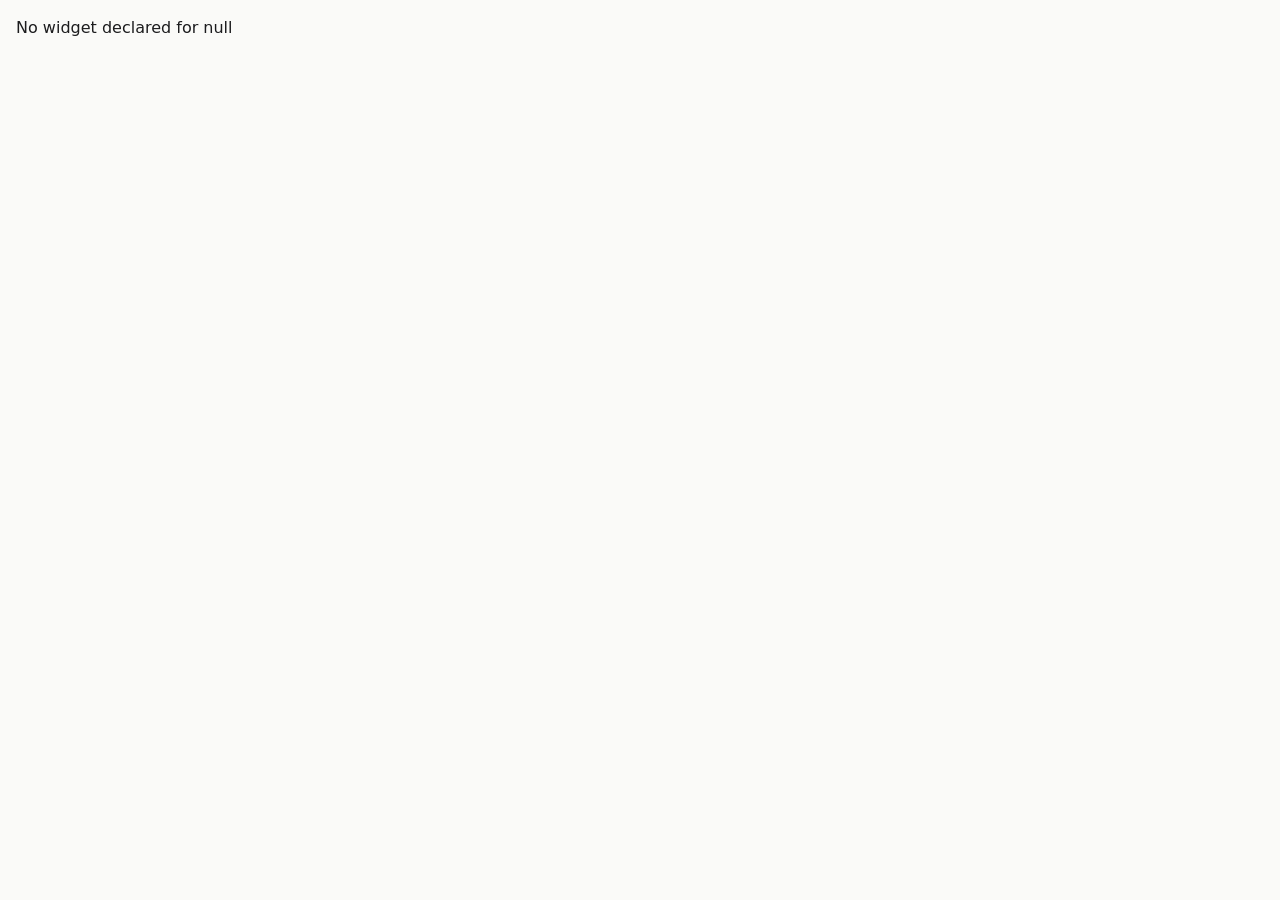
<file: tests/widget-preview.html>
<!doctype html>
<html lang="en">
<head>
<meta charset="utf-8">
<title>Widget preview (not a test)</title>
<script>
  // Same theme handling as index.html, so ?theme=dark works here too.
  try {
    var q = new URLSearchParams(location.search);
    var t = q.get('theme') || localStorage.getItem('cs-theme');
    if (t !== 'light' && t !== 'dark') t = 'light';
    document.documentElement.dataset.theme = t;
  } catch (e) {}
</script>
<link rel="stylesheet" href="../css/styles.css">
<style> body { margin: 0; padding: 16px; } #host { width: 388px; } </style>
</head>
<body>
<!--
  Mounts one paper's widget at the width it has in the detail panel, for looking at it on its own.
    widget-preview.html?paper=CS021                 the widget declared for that paper in data/explanations.json
    &theme=dark                                      dark theme
    &set=parallel:99,processors:1024                 move sliders (by slider id) to these values (for a discrete slider, the value, not the index)
    &press=Release                                   press the first button whose label contains this text, once per repeat
    &repeat=3                                        how many times to press
-->
<div id="host" class="widget-host"></div>
<script type="module">
import { mountWidget } from '../js/widgets/index.js';

const q = new URLSearchParams(location.search);
const explanations = await fetch('../data/explanations.json').then((r) => r.json());
const spec = explanations[q.get('paper')]?.widget;
const host = document.getElementById('host');
if (!spec) { host.textContent = `No widget declared for ${q.get('paper')}`; }
else {
  const w = mountWidget(host, spec);
  await w.ready;
  for (const pair of (q.get('set') || '').split(',').filter(Boolean)) {
    const [id, value] = pair.split(':');
    const input = [...host.querySelectorAll('input[type=range]')].find((i) => i.id.endsWith(`-${id}`));
    if (!input) continue;
    // discrete sliders store an index; find the option whose label (the output text) starts with the value
    const cfg = await fetch(`../${spec.config}`).then((r) => r.json());
    const s = (cfg.sliders || []).find((x) => x.id === id);
    input.value = s?.values ? String(s.values.indexOf(Number(value))) : value;
    input.dispatchEvent(new Event('input', { bubbles: true }));
  }
  const text = q.get('press');
  if (text) for (let i = 0; i < Number(q.get('repeat') || 1); i++) [...host.querySelectorAll('button')].find((b) => b.textContent.includes(text))?.click();
  document.title = 'ready';
}
</script>
</body>
</html>
</file>
<file: css/styles.css>
/*
 * Theme tokens. Light is the default; the dark set applies when <html data-theme="dark">.
 * js/theme.js (and a tiny inline script in index.html, to avoid a flash) sets data-theme from
 * the saved choice, else the operating system's preference. Provisional palette: to be
 * confirmed at the M1 review.
 */
:root {
  color-scheme: light;
  --bg: #fafaf8;
  --surface: #ffffff;
  --text: #1c1c1e;
  --text-soft: #34343a;
  --muted: #5b5b61;
  --border: #d9d9d4;
  --hover: #f0f0ec;
  --hover-link: #f2f4fb;
  --band-a: rgba(60, 60, 80, 0.045);
  --band-b: rgba(60, 60, 80, 0);
  --stripe-a: rgba(0, 0, 0, 0.025);
  --grid: rgba(0, 0, 0, 0.09);
  --grid-break: rgba(0, 0, 0, 0.25);
  --tick: #888;
  --danger-bg: #fdecea;
  --danger-text: #8a1c14;

  /* selection highlight */
  --sel: #111111;
  --anc: #1d4ed8;
  --desc: #c2410c;
  --rival: #c77700;
  --node-stroke: #ffffff;

  /* ghost (outside-influence) nodes */
  --ghost-fill: #e5e7eb;
  --ghost-stroke: #6b7280;

  /* evidence badges */
  --ok-bg: #eaf4ec;      --ok-border: #9cc5a4;   --ok-text: #1d5a2b;
  --warn-bg: #fbf3e2;    --warn-border: #dcc189; --warn-text: #7a5410;

  /* link (edge) colours; the legend and the graph both use these */
  --e-builds: #6b7280;
  --e-generalizes: #7c3aed;
  --e-overcomes: #d1242f;
  --e-new-domain: #0d8a7f;
  --e-rival: #c77700;

  --panel-width: 420px;
  --font: system-ui, -apple-system, "Segoe UI", Roboto, sans-serif;
}

:root[data-theme="dark"] {
  color-scheme: dark;
  --bg: #16171a;
  --surface: #1e2024;
  --text: #e8e8ea;
  --text-soft: #c9c9cf;
  --muted: #a3a3ac;
  --border: #3a3c43;
  --hover: #2a2d34;
  --hover-link: #262b3a;
  --band-a: rgba(255, 255, 255, 0.05);
  --band-b: rgba(255, 255, 255, 0);
  --stripe-a: rgba(255, 255, 255, 0.03);
  --grid: rgba(255, 255, 255, 0.10);
  --grid-break: rgba(255, 255, 255, 0.30);
  --tick: #8b8b94;
  --danger-bg: #3a1d1b;
  --danger-text: #ffb4ab;

  --sel: #f5f5f5;
  --anc: #7aa2ff;
  --desc: #ff9a63;
  --rival: #f0b034;
  --node-stroke: #1e2024;

  --ghost-fill: #3a3d44;
  --ghost-stroke: #9ca3af;

  --ok-bg: #1d3324;      --ok-border: #3f7a52;   --ok-text: #8fd6a3;
  --warn-bg: #3a2f17;    --warn-border: #8a6d2b; --warn-text: #e6c36e;

  --e-builds: #9aa3b2;
  --e-generalizes: #a78bfa;
  --e-overcomes: #ff6b6b;
  --e-new-domain: #2dd4bf;
  --e-rival: #f0b034;
}

* { box-sizing: border-box; }
html, body { height: 100%; }

body {
  margin: 0;
  background: var(--bg);
  color: var(--text);
  font-family: var(--font);
  font-size: 1rem;
  line-height: 1.5;
  display: flex;
  flex-direction: column;
}

.app-header {
  display: flex; align-items: center; justify-content: space-between; gap: 1rem;
  padding: 0.5rem 1.25rem;
  border-bottom: 1px solid var(--border);
  background: var(--surface);
}
.app-header h1 { margin: 0; font-size: 1.1rem; }
.howto { margin: 0; color: var(--muted); font-size: 0.8rem; }

/* ---------- theme toggle ---------- */
.theme-toggle {
  flex: none;
  display: inline-flex; align-items: center; gap: 0.4rem;
  height: 32px; padding: 0 0.7rem;
  font: 600 0.8rem var(--font);
  color: var(--text); background: var(--surface);
  border: 1px solid var(--border); border-radius: 999px; cursor: pointer;
}
.theme-toggle:hover { background: var(--hover); }
.theme-toggle:focus-visible { outline: 2px solid var(--anc); outline-offset: 2px; }
.theme-toggle .theme-icon { font-size: 1rem; line-height: 1; }

.error {
  margin: 0;
  padding: 0.75rem 1.25rem;
  background: var(--danger-bg);
  color: var(--danger-text);
  border-bottom: 1px solid var(--danger-text);
  font-weight: 600;
}
.error[hidden] { display: none; }

.app-main { flex: 1; min-height: 0; display: flex; }

/* ---------- canvas column ---------- */
.canvas {
  flex: 1;
  min-width: 0;
  display: flex;
  flex-direction: column;
  background: var(--surface);
}
.era-header { flex: none; display: block; width: 100%; border-bottom: 1px solid var(--border); }
.stage { flex: 1; min-height: 0; position: relative; overflow: hidden; }
.main-svg { display: block; position: absolute; inset: 0; cursor: grab; user-select: none; }
.main-svg:active { cursor: grabbing; }
.axis { flex: none; display: block; width: 100%; border-top: 1px solid var(--border); }

.era-band.odd { fill: var(--band-a); }
.era-band.even { fill: var(--band-b); }
.lane-stripe.odd { fill: var(--stripe-a); }
.lane-stripe.even { fill: transparent; }
.gridline { stroke: var(--grid); stroke-width: 1; vector-effect: non-scaling-stroke; }
.gridline.break { stroke-dasharray: 4 4; stroke: var(--grid-break); }

.era-title { font: 600 12px var(--font); fill: var(--text); }
.era-q { font: 11px var(--font); fill: var(--muted); }
.era-divider { stroke: var(--border); }
.tick { stroke: var(--tick); }
.tick-label { font: 11px var(--font); fill: var(--muted); }
.axis-break { stroke: var(--muted); fill: none; stroke-width: 1.5; }

.lane-label {
  font: 600 11px var(--font);
  paint-order: stroke;
  stroke: var(--surface);
  stroke-width: 4px;
  stroke-linejoin: round;
  pointer-events: none;
}
/* Lane colours are tuned for a light background; lift them a little on dark. */
:root[data-theme="dark"] .lane-label { filter: brightness(1.55) saturate(0.95); }

/* ---------- nodes and edges ---------- */
.node { cursor: pointer; outline: none; }
.node circle { stroke: var(--node-stroke); stroke-width: 1.5; transition: opacity 0.15s; }
/* Node labels are drawn in screen space (js/labels.js), so they stay 11px at every zoom level. */
.labels .label {
  font: 11px var(--font);
  fill: var(--text);
  paint-order: stroke;
  stroke: var(--surface);
  stroke-width: 3px;
  stroke-linejoin: round;
  pointer-events: none;
}
.node:hover circle { stroke: var(--sel); }
.node:focus-visible circle { stroke: var(--sel); stroke-width: 3; stroke-dasharray: 3 2; }

.node.sel circle { stroke: var(--sel); stroke-width: 4; }
.node.anc circle { stroke: var(--anc); stroke-width: 3.5; }
.node.desc circle { stroke: var(--desc); stroke-width: 3.5; }
.node.rival circle { stroke: var(--rival); stroke-width: 3; stroke-dasharray: 3 2; }
.labels .label.sel { font-weight: 700; }

.edge { transition: opacity 0.15s; pointer-events: none; }
.has-sel .node:not(.on), .has-sel .labels .label:not(.on) { opacity: 0.16; }
.has-sel .edge:not(.on) { opacity: 0.07; }
.has-sel .edge.on { stroke-opacity: 1; }

/* Edge and arrowhead colours come from the theme (these override the SVG attributes in graph.js/legend.js). */
.edge-builds_on, .sw-builds_on { stroke: var(--e-builds); }
.edge-generalizes, .sw-generalizes { stroke: var(--e-generalizes); }
.edge-overcomes_limit, .sw-overcomes_limit { stroke: var(--e-overcomes); }
.edge-new_domain, .sw-new_domain { stroke: var(--e-new-domain); }
.edge-rival, .sw-rival { stroke: var(--e-rival); }
.mk-builds_on { fill: var(--e-builds); }
.mk-generalizes { fill: var(--e-generalizes); }
.mk-overcomes_limit { fill: var(--e-overcomes); }
.mk-new_domain { fill: var(--e-new-domain); }
.mk-rival { fill: var(--e-rival); }

/* ---------- zoom controls ---------- */
.zoom-controls { position: absolute; right: 10px; top: 10px; display: flex; gap: 4px; }
.zoom-controls button {
  min-width: 34px; height: 30px; padding: 0 8px;
  font: 600 14px var(--font);
  background: var(--surface); color: var(--text);
  border: 1px solid var(--border); border-radius: 6px; cursor: pointer;
}
.zoom-controls button:hover { background: var(--hover); }

/* ---------- legend strip ---------- */
.legend-slot {
  flex: none;
  display: flex; flex-wrap: wrap; gap: 0.25rem 1.5rem;
  padding: 0.3rem 0.9rem;
  border-bottom: 1px solid var(--border);
  font-size: 0.72rem; color: var(--muted);
  background: var(--bg);
}
.legend-group { display: flex; align-items: center; gap: 0.2rem 0.5rem; flex-wrap: wrap; }
.legend-group strong { color: var(--text); font-weight: 600; margin-right: 0.15rem; }
.legend-item { display: inline-flex; align-items: center; gap: 2px; white-space: nowrap; }
.sw-ring-selected { stroke: var(--sel); }
.sw-ring-ancestor { stroke: var(--anc); }
.sw-ring-descendant { stroke: var(--desc); }
.sw-ghost { fill: var(--ghost-fill); stroke: var(--ghost-stroke); }
.sw-ring-selected, .sw-ring-ancestor, .sw-ring-descendant { fill: var(--surface); }

/* ---------- detail panel ---------- */
.panel {
  width: var(--panel-width);
  flex: none;
  overflow-y: auto;
  border-left: 1px solid var(--border);
  background: var(--surface);
  padding: 1rem 1.25rem 2rem;
  position: relative;
}
.panel[hidden] { display: none; }
.panel h2 { margin: 0 2rem 0.25rem 0; font-size: 1.15rem; line-height: 1.3; }
.panel h3 { margin: 1rem 0 0.2rem; font-size: 0.8rem; text-transform: uppercase; letter-spacing: 0.04em; color: var(--muted); }
.panel p { margin: 0.2rem 0; font-size: 0.92rem; }
.panel-meta { color: var(--muted); }
.chips { display: flex; flex-wrap: wrap; gap: 0.3rem; margin: 0.5rem 0; }
.chip { font-size: 0.72rem; padding: 0.1rem 0.5rem; border: 1px solid var(--border); border-radius: 999px; color: var(--muted); }
.placeholder-note { margin-top: 1rem; padding: 0.6rem 0.75rem; background: var(--bg); border: 1px dashed var(--border); border-radius: 6px; color: var(--muted); font-size: 0.8rem; }
.panel a { color: var(--anc); }
.panel-close {
  position: absolute; top: 0.6rem; right: 0.7rem;
  width: 28px; height: 28px; border: 1px solid var(--border); border-radius: 6px;
  background: var(--surface); color: var(--text); font-size: 1.1rem; line-height: 1; cursor: pointer;
}
.panel-close:hover { background: var(--hover); }

/* ---------- ghost nodes (outside influences) ---------- */
.node.ghost { cursor: help; }
.node.ghost circle { fill: var(--ghost-fill); stroke: var(--ghost-stroke); stroke-width: 1.5; stroke-dasharray: 3 2; }
.labels .label.ghost { fill: var(--muted); font-style: italic; }
.node.ghost:hover circle { stroke: var(--sel); }

/* ---------- panel: explanation, figure, links ---------- */
.panel .source { margin: 0.35rem 0 0; font-size: 0.85rem; }
.panel .one-line { margin: 0.75rem 0 0; font-size: 1rem; font-weight: 600; line-height: 1.4; }
.panel-section p { line-height: 1.6; }
.panel-section.analogy { margin-top: 0.75rem; padding: 0.55rem 0.8rem; background: var(--bg); border-left: 3px solid var(--border); border-radius: 0 6px 6px 0; }
.panel-section.analogy h3 { margin-top: 0; }
.panel-section.analogy p { font-style: italic; color: var(--text-soft); }
.figure { margin: 1rem 0 0; }
/* Diagrams are drawn for a light background, so they stay on a white card in either theme. */
.diagram { display: block; width: 100%; height: auto; border: 1px solid var(--border); border-radius: 8px; background: #fff; }
.diagram-missing { color: var(--muted); font-style: italic; }

.link-list { list-style: none; margin: 0.25rem 0 0; padding: 0; display: flex; flex-direction: column; gap: 0.5rem; }
.link-item { border: 1px solid var(--border); border-radius: 8px; background: var(--surface); }
.link-body {
  display: flex; flex-direction: column; gap: 0.2rem; width: 100%; padding: 0.55rem 0.7rem;
  text-align: left; font: inherit; color: inherit; background: none; border: 0; border-radius: 8px;
}
button.link-body { cursor: pointer; }
button.link-body:hover, button.link-body:focus-visible { background: var(--hover-link); outline: 2px solid var(--anc); outline-offset: -2px; }
.link-item.ghost { background: var(--bg); border-style: dashed; }
.link-title { font-weight: 600; font-size: 0.9rem; }
.link-year { color: var(--muted); font-size: 0.8rem; font-weight: 400; }
.link-title + .link-year { margin-top: -0.2rem; }
.link-meta { display: flex; flex-wrap: wrap; align-items: center; gap: 0.4rem; margin-top: 0.1rem; }
.link-type { font-size: 0.75rem; padding-left: 0.45rem; border-left: 4px solid var(--muted); color: var(--text-soft); }
.link-type.t-builds_on { border-left-color: var(--e-builds); }
.link-type.t-generalizes { border-left-color: var(--e-generalizes); }
.link-type.t-overcomes_limit { border-left-color: var(--e-overcomes); }
.link-type.t-new_domain { border-left-color: var(--e-new-domain); }
.link-type.t-rival { border-left-color: var(--e-rival); }
.badge { font-size: 0.68rem; padding: 0.05rem 0.45rem; border-radius: 999px; border: 1px solid var(--border); text-transform: uppercase; letter-spacing: 0.03em; }
.badge.ev-explicit { background: var(--ok-bg); border-color: var(--ok-border); color: var(--ok-text); }
.badge.ev-interpretive { background: var(--warn-bg); border-color: var(--warn-border); color: var(--warn-text); }
.link-why { font-size: 0.85rem; line-height: 1.45; color: var(--text-soft); }
.link-blurb { margin: 0; padding: 0 0.7rem 0.6rem; font-size: 0.78rem; color: var(--muted); }
.metadata .curator { font-size: 0.8rem; color: var(--muted); }
.chip.tag { background: var(--bg); }

/* ---------- interactive widgets (M4) ---------- */
.widget { border: 1px solid var(--border); border-radius: 10px; padding: 0.75rem 0.85rem; background: var(--bg); }
.widget-title { margin: 0 0 0.5rem; font-weight: 700; font-size: 0.9rem; }
.widget-note { margin: 0.4rem 0; color: var(--muted); font-size: 0.85rem; }
.widget-error { color: var(--danger-text); background: var(--danger-bg); padding: 0.5rem 0.7rem; border-radius: 6px; }
.widget-inputs { display: flex; flex-wrap: wrap; align-items: center; gap: 0.4rem 0.5rem; margin-bottom: 0.4rem; }
.widget-inputs label { font-size: 0.8rem; color: var(--muted); }
.widget-inputs input {
  width: 8.5rem; padding: 0.25rem 0.45rem; font: 0.9rem ui-monospace, Consolas, "Courier New", monospace;
  color: var(--text); background: var(--surface); border: 1px solid var(--border); border-radius: 6px;
}
.widget-inputs input[aria-invalid="true"] { border-color: var(--danger-text); }
.widget-hint { flex-basis: 100%; font-size: 0.72rem; color: var(--muted); }
.widget-input-error { margin: 0 0 0.4rem; font-size: 0.8rem; font-weight: 600; color: var(--danger-text); }
.widget-input-error[hidden] { display: none; }
.widget-stage { margin: 0.3rem 0; }
.widget-status { min-height: 2.9em; margin: 0.3rem 0 0.5rem; font-size: 0.85rem; line-height: 1.4; color: var(--text-soft); }
.widget-controls { display: flex; flex-wrap: wrap; align-items: center; gap: 0.35rem; }
.widget-counter { margin-left: auto; font-size: 0.75rem; color: var(--muted); }
.widget-btn {
  padding: 0.28rem 0.7rem; font: 600 0.8rem var(--font); color: var(--text);
  background: var(--surface); border: 1px solid var(--border); border-radius: 6px; cursor: pointer;
}
.widget-btn:hover:not(:disabled) { background: var(--hover); }
.widget-btn:focus-visible, .widget-inputs input:focus-visible { outline: 2px solid var(--anc); outline-offset: 2px; }
.widget-btn:disabled { opacity: 0.45; cursor: default; }
.widget-caption { margin: 0.6rem 0 0; font-size: 0.78rem; line-height: 1.45; color: var(--muted); }
.widget-reference:empty { display: none; }
.widget-reference { margin-top: 0.6rem; }
.widget-reference caption { caption-side: top; text-align: left; padding: 0 0 0.25rem; font-size: 0.75rem; color: var(--muted); }

/* Turing machine model */
.tm-tape { display: block; width: 100%; height: auto; }
.tm-cell { fill: var(--surface); stroke: var(--tick); stroke-width: 1.5; }
.tm-cell.head { fill: var(--hover-link); stroke: var(--anc); stroke-width: 2.6; }
.tm-sym { font: 700 18px ui-monospace, Consolas, "Courier New", monospace; fill: var(--text); }
.tm-sym.blank { fill: var(--muted); font-weight: 400; }
.tm-head { fill: var(--anc); }
.tm-state { font: 700 12px var(--font); fill: var(--anc); }
.tm-rules, .lc-defs { width: 100%; margin-top: 0.4rem; border-collapse: collapse; font-size: 0.78rem; }
.tm-rules th, .tm-rules td, .lc-defs th, .lc-defs td { padding: 0.2rem 0.4rem; text-align: left; border-bottom: 1px solid var(--border); }
.tm-rules th, .lc-defs th { color: var(--muted); font-weight: 600; text-transform: uppercase; font-size: 0.68rem; letter-spacing: 0.03em; }
.tm-rules td, .lc-defs td { font-family: ui-monospace, Consolas, "Courier New", monospace; }
.tm-rules tr.active td { background: var(--hover-link); color: var(--text); font-weight: 700; }
.lc-defs td:nth-child(2) { font-family: var(--font); }

/* Slider widgets (Shannon, Amdahl, Brooks, differential privacy) */
.sl-controls { display: grid; gap: 0.35rem; margin-bottom: 0.4rem; }
.sl-row { display: grid; grid-template-columns: 8.6rem 1fr 6.2rem; align-items: center; gap: 0.5rem; font-size: 0.8rem; }
.sl-row label { color: var(--text-soft); }
.sl-range { width: 100%; accent-color: var(--anc); }
.sl-range:focus-visible { outline: 2px solid var(--anc); outline-offset: 2px; }
.sl-value { text-align: right; font: 600 0.8rem ui-monospace, Consolas, "Courier New", monospace; color: var(--text); }
.sl-chart { display: block; width: 100%; height: auto; }
.sl-plot { fill: var(--surface); stroke: var(--border); stroke-width: 1; }
.sl-axisline { stroke: var(--tick); stroke-width: 1.2; }
.sl-curve { stroke: var(--anc); stroke-width: 2.6; stroke-linejoin: round; }
.sl-ideal { stroke: var(--muted); stroke-width: 1.4; stroke-dasharray: 5 4; }
.sl-limit { stroke: var(--desc); stroke-width: 1.6; stroke-dasharray: 2 3; }
.sl-dot { fill: var(--anc); stroke: var(--bg); stroke-width: 1.5; }
.sl-dot.past { fill: var(--desc); }
.sl-best { fill: none; stroke: var(--text); stroke-width: 2; }
.sl-bar { fill: var(--anc); }
.sl-val { font: 700 11px var(--font); fill: var(--text); }
.sl-sym { font: 700 13px var(--font); fill: var(--text); }
.sl-code { font: 600 11px ui-monospace, Consolas, "Courier New", monospace; fill: var(--text-soft); }
.sl-tick { font: 10.5px var(--font); fill: var(--muted); }
.sl-axis { font: 600 10.5px var(--font); fill: var(--text-soft); }
.sl-key { font: 600 10.5px var(--font); fill: var(--muted); }
.sl-key.with, .dp-with { fill: none; stroke: var(--desc); }
.sl-key.with { stroke: none; fill: var(--desc); }
.sl-key.without { fill: var(--anc); }
.sl-readouts { display: grid; grid-template-columns: max-content 1fr; gap: 0.2rem 0.8rem; margin: 0.4rem 0 0; font-size: 0.82rem; }
.sl-readouts dt { color: var(--muted); }
.sl-readouts dd { margin: 0; font-weight: 700; color: var(--text); }
.sl-hint { display: block; font-weight: 400; font-size: 0.72rem; color: var(--muted); }
.bk-path { stroke: var(--tick); stroke-width: 0.5; opacity: 0.55; }
.bk-person { fill: var(--anc); }
.dp-without { stroke: var(--anc); stroke-width: 2.4; }
.dp-with { stroke-width: 2.4; stroke-dasharray: 5 3; }
.dp-truth { stroke: var(--tick); stroke-width: 1; stroke-dasharray: 2 3; }
.dp-draw { fill: var(--muted); }
.dp-draw.last { fill: var(--text); stroke: var(--bg); stroke-width: 1.2; }

/* Lambda calculus model */
.lc-term {
  margin: 0.3rem 0; padding: 0.6rem 0.7rem; min-height: 3.2em; overflow-wrap: anywhere;
  font: 600 0.95rem/1.7 ui-monospace, Consolas, "Courier New", monospace; color: var(--text);
  background: var(--surface); border: 1px solid var(--border); border-radius: 6px;
}
.lc-redex { background: var(--hover-link); box-shadow: 0 0 0 2px var(--anc); border-radius: 3px; }

/* Dijkstra model */
.dj-graph { display: block; width: 100%; height: auto; }
.dj-edge { stroke: var(--tick); stroke-width: 1.6; }
.dj-edge.tree { stroke: var(--anc); stroke-width: 4; }
.dj-edge.look { stroke: var(--desc); stroke-width: 4; stroke-dasharray: 6 4; }
.dj-wbg { fill: var(--bg); }
.dj-w { font: 600 11px var(--font); fill: var(--text-soft); }
.dj-w.look { fill: var(--desc); font-weight: 800; }
.dj-node { fill: var(--surface); stroke: var(--tick); stroke-width: 2; }
.dj-node.done { fill: var(--anc); stroke: var(--anc); }
.dj-node.current { stroke: var(--sel); stroke-width: 3.5; }
.dj-node.improved { stroke: var(--desc); stroke-width: 4; }
.dj-label { font: 700 14px var(--font); fill: var(--text); pointer-events: none; }
.dj-node.done + .dj-label { fill: var(--bg); }
.dj-dists { display: flex; flex-wrap: wrap; gap: 0.3rem; margin: 0.3rem 0 0; }
.dj-chip {
  padding: 0.15rem 0.5rem; border: 1px solid var(--border); border-radius: 999px; background: var(--surface);
  font: 600 0.8rem ui-monospace, Consolas, "Courier New", monospace; color: var(--text);
}
.dj-chip b { font-family: var(--font); margin-right: 0.15em; }
.dj-chip.inf { color: var(--muted); font-weight: 400; }
.dj-chip.done { background: var(--anc); border-color: var(--anc); color: var(--bg); }
.dj-chip.improved { border-color: var(--desc); box-shadow: 0 0 0 2px var(--desc); }
.dj-info { margin: 0.2rem 0 0; font-size: 0.8rem; color: var(--text-soft); }

/* Quicksort model */
.qs-chart { display: block; width: 100%; height: auto; }
.qs-range { fill: var(--hover-link); stroke: var(--border); stroke-width: 1; }
.qs-bar { fill: var(--tick); }
.qs-bar.out { opacity: 0.45; }
.qs-bar.pivot { fill: var(--desc); }
.qs-bar.swapped { fill: var(--rival); }
.qs-bar.done { fill: var(--anc); opacity: 1; }
.qs-val { font: 700 11px ui-monospace, Consolas, monospace; fill: var(--text); }
.qs-ptr { fill: var(--text); }
.qs-ptr-label { font: 700 12px var(--font); fill: var(--text); }
.qs-legend { display: flex; flex-wrap: wrap; gap: 0.2rem 0.9rem; margin: 0.2rem 0 0; font-size: 0.75rem; color: var(--muted); }
.qs-key::before { content: ""; display: inline-block; width: 0.7em; height: 0.7em; margin-right: 0.35em; border-radius: 2px; background: var(--tick); }
.qs-key.pivot::before { background: var(--desc); }
.qs-key.swapped::before { background: var(--rival); }
.qs-key.done::before { background: var(--anc); }
</file>
